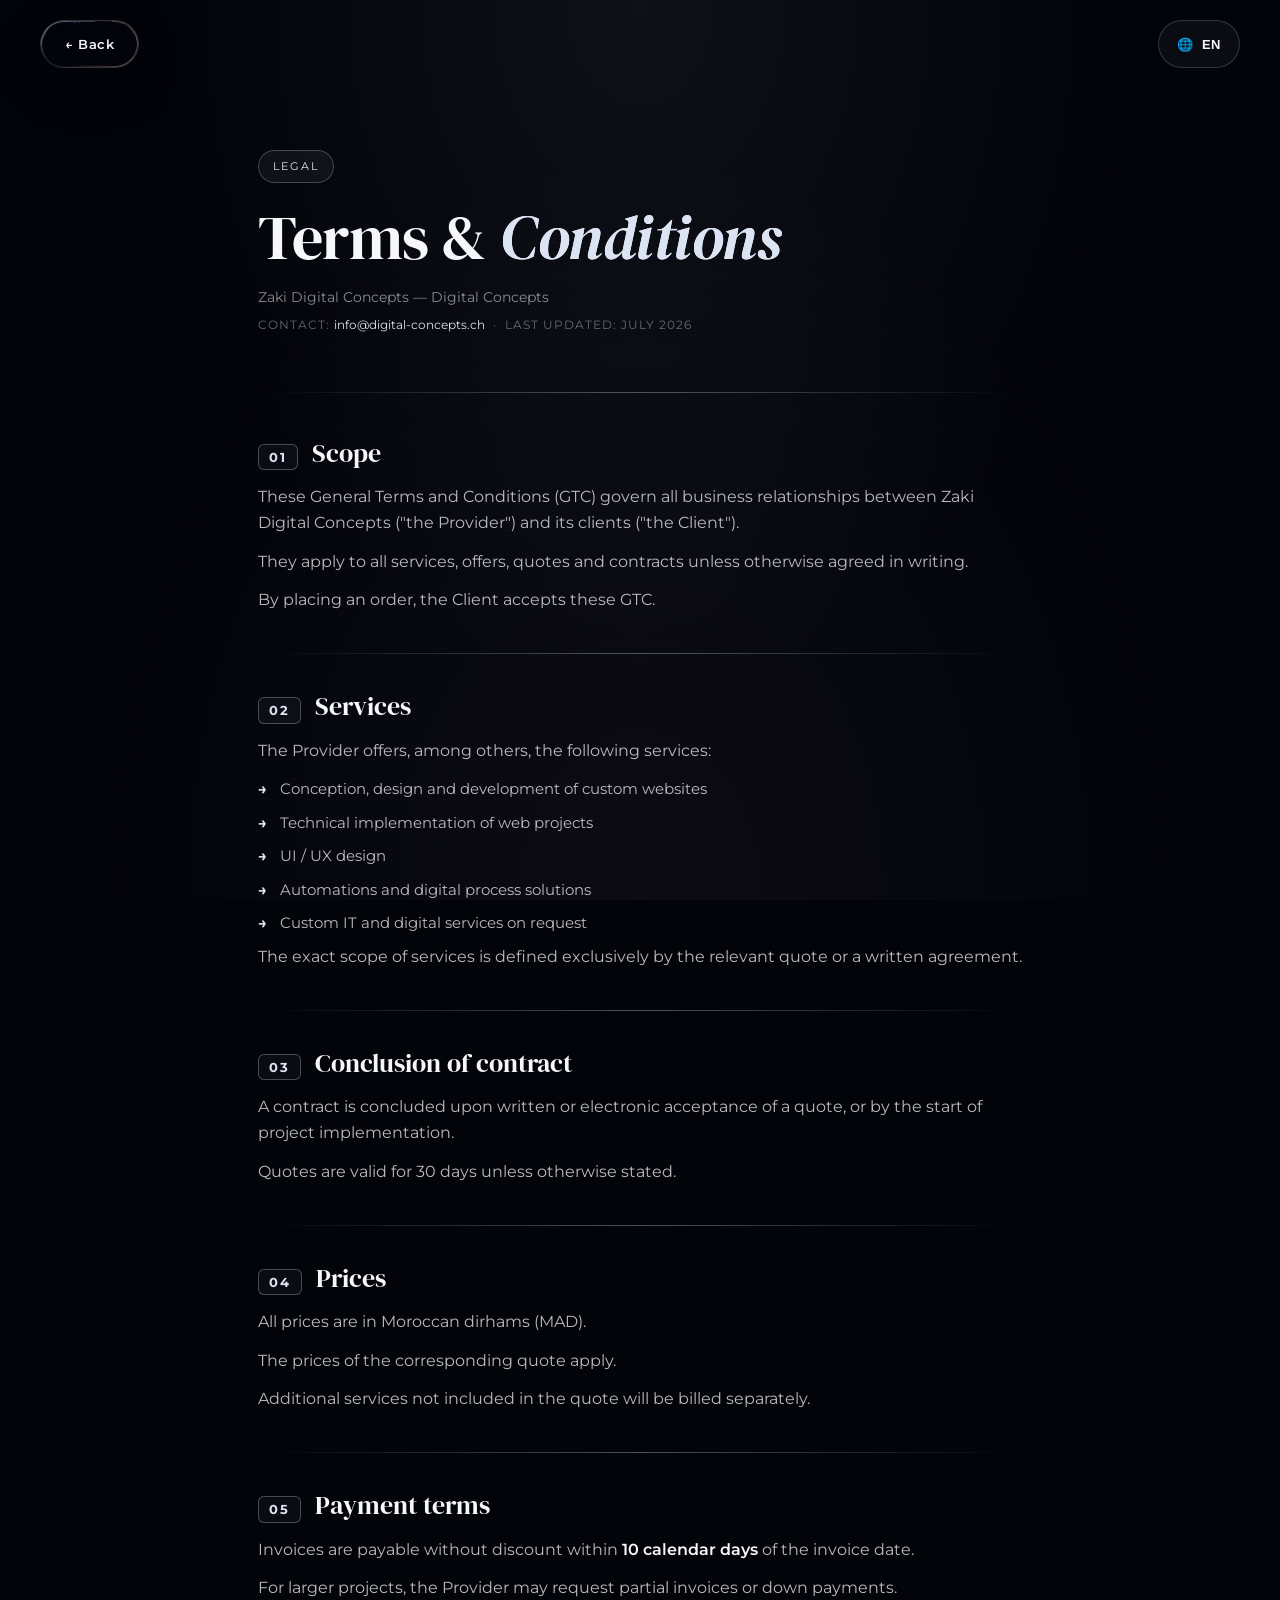
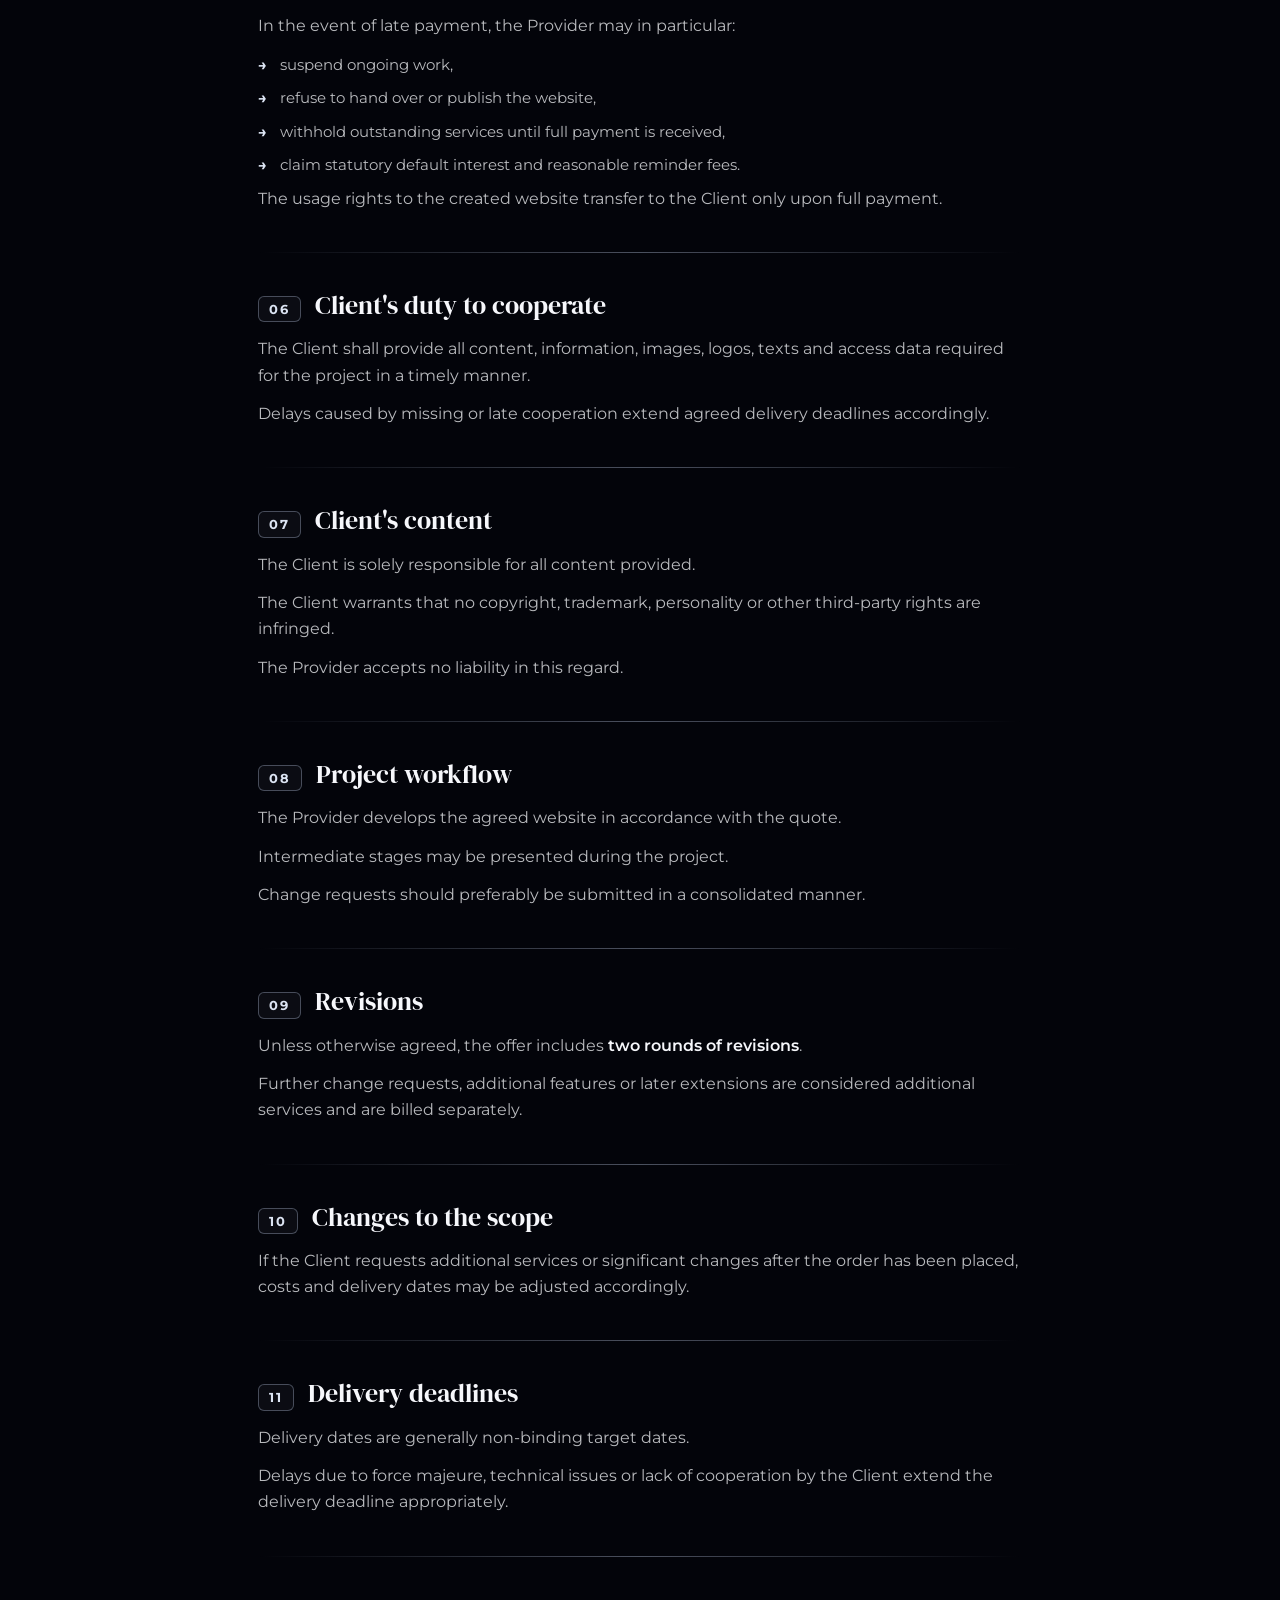
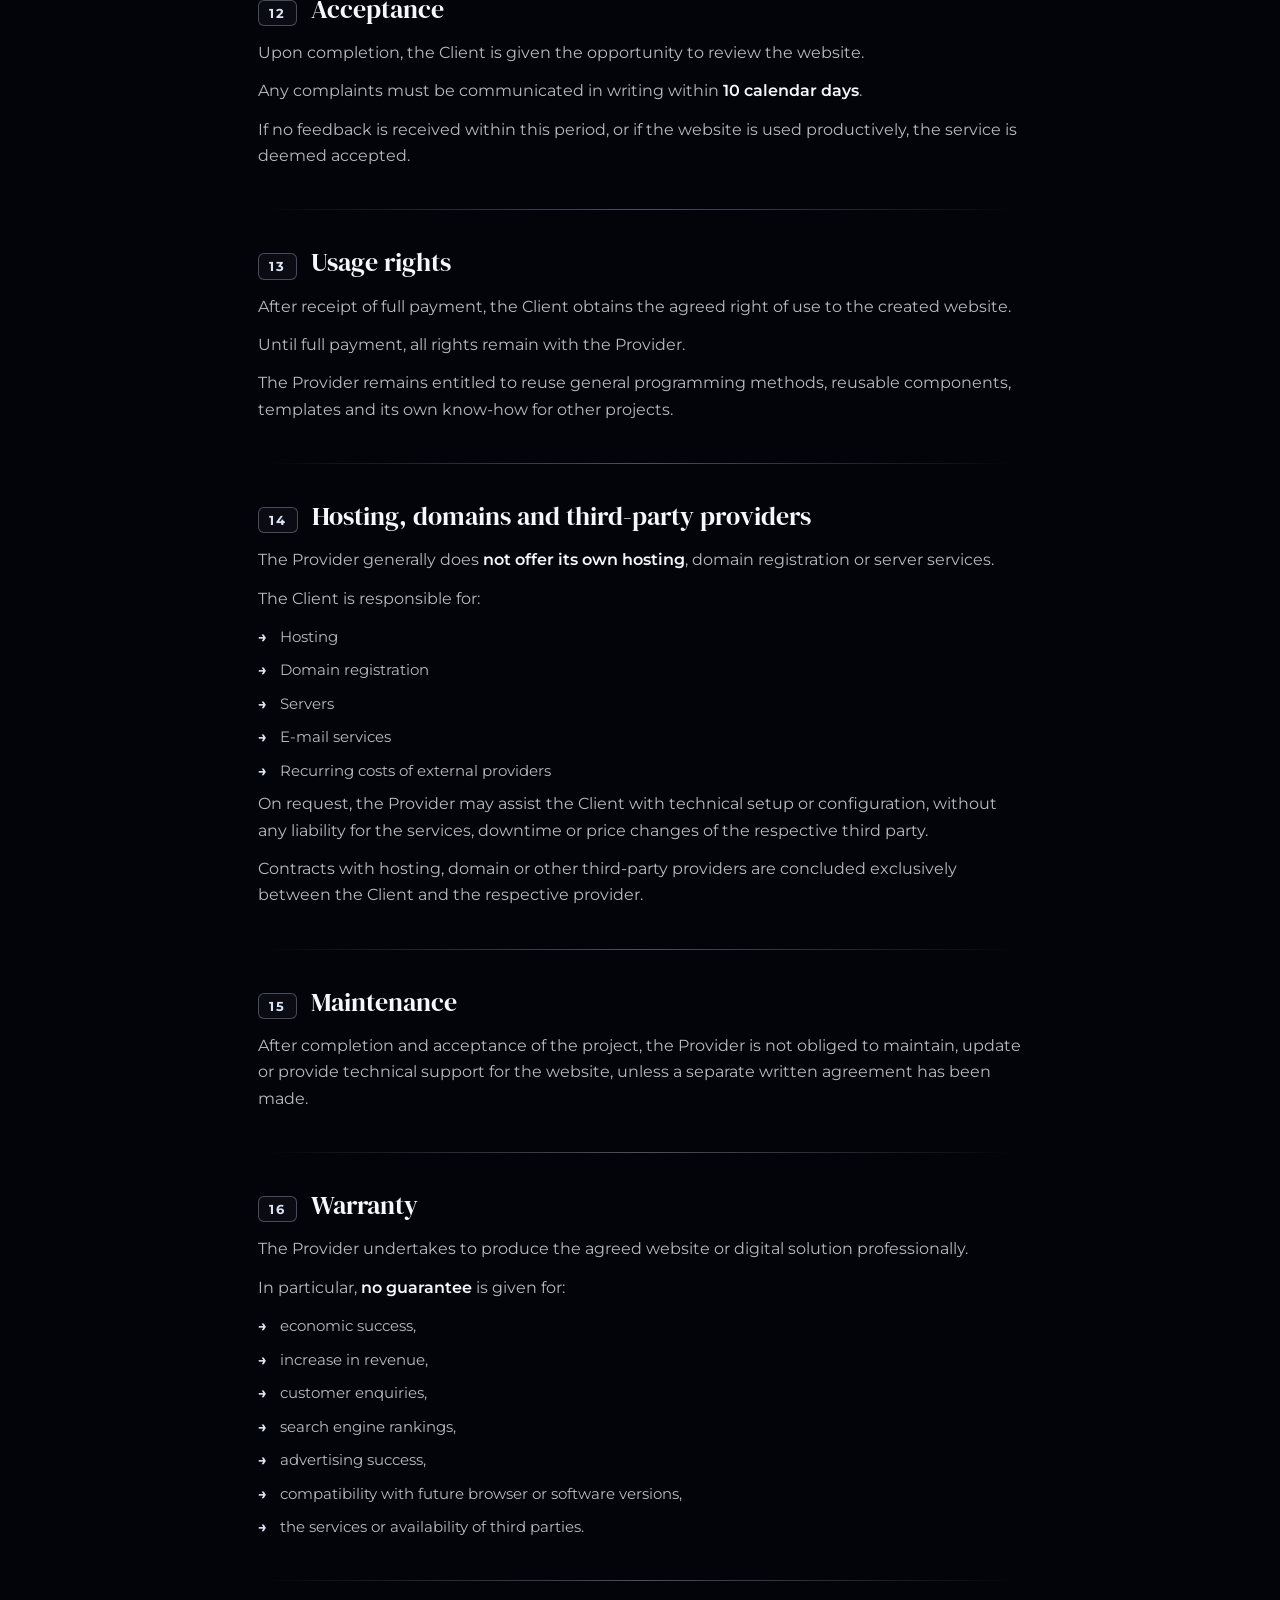
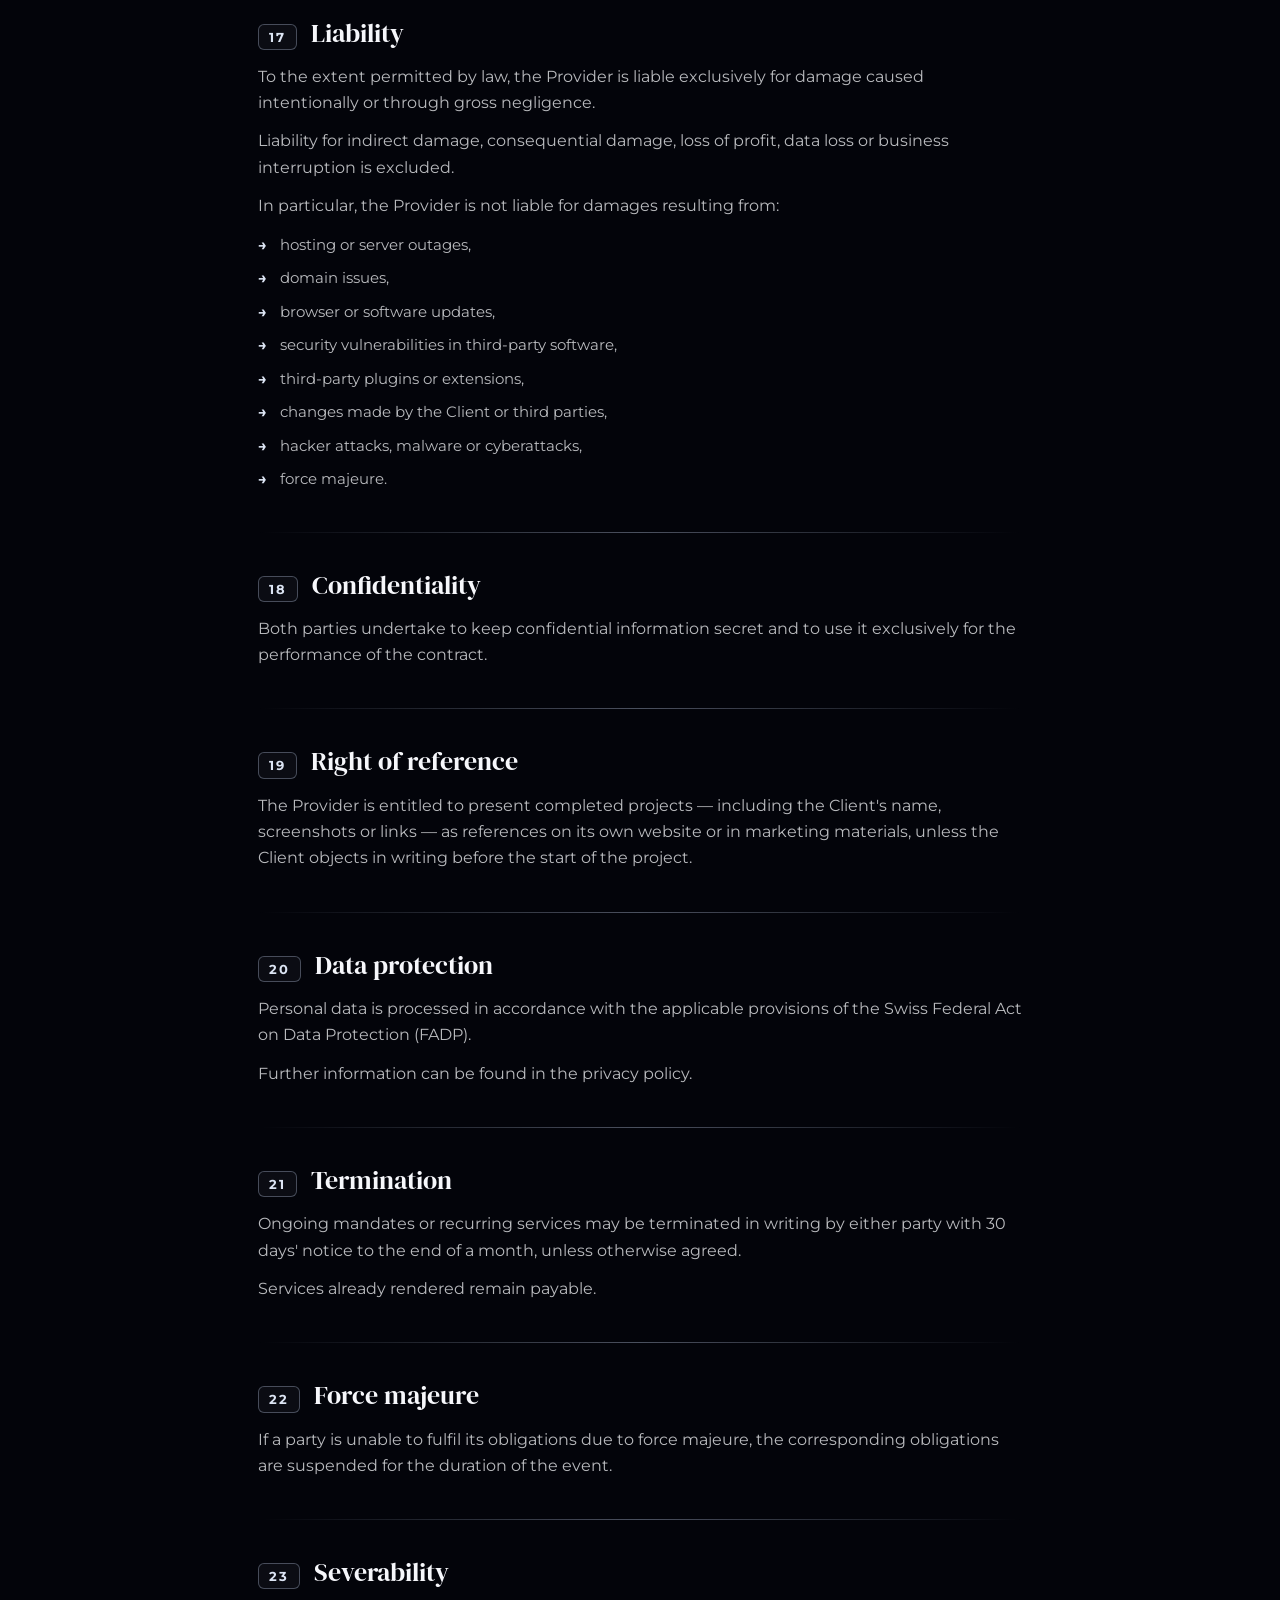
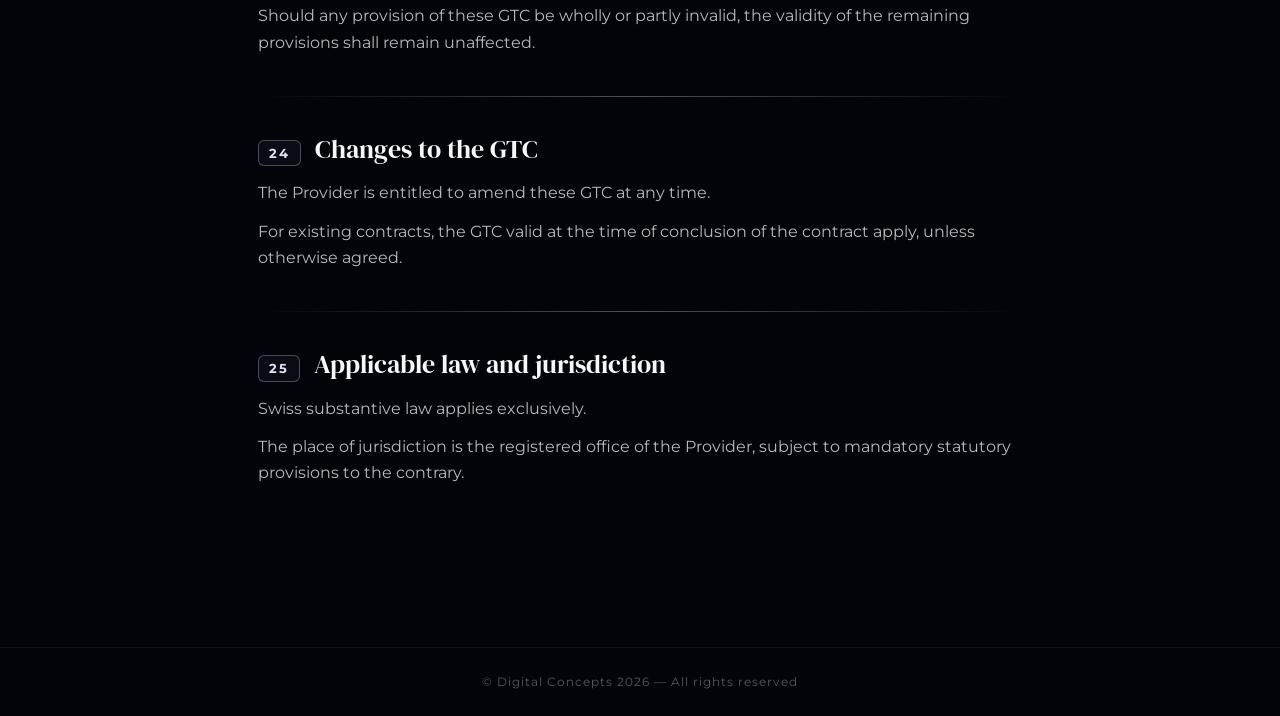
<file: droit.html>
<!DOCTYPE html>
<html lang="de">
<head>
<script>(function(){try{var l=localStorage.getItem('lang')||(navigator.language||'en').slice(0,2);if(l==='ar'){document.documentElement.lang='ar';document.documentElement.dir='rtl';}}catch(e){}})();</script>
<meta charset="UTF-8">
<meta name="viewport" content="width=device-width, initial-scale=1.0">
<title>AGB — Allgemeine Geschäftsbedingungen | Digital Concepts</title>
<meta name="description" content="Allgemeine Geschäftsbedingungen (AGB) von Zaki Digital Concepts – Bedingungen für die Erbringung digitaler Dienstleistungen, Webentwicklung und individuelle IT-Lösungen.">
<meta name="robots" content="index,follow">
<link rel="canonical" href="./droit.html">
<meta property="og:title" content="AGB — Digital Concepts">
<meta property="og:description" content="Allgemeine Geschäftsbedingungen von Zaki Digital Concepts.">
<meta property="og:type" content="website">
<meta name="twitter:card" content="summary">
<link rel="preconnect" href="https://fonts.googleapis.com">
<link rel="preconnect" href="https://fonts.gstatic.com" crossorigin>
<link href="https://fonts.googleapis.com/css2?family=Montserrat:wght@400;500;600;700;800;900&family=DM+Serif+Display:ital@0;1&display=swap" rel="stylesheet">
<style>
  *, *::before, *::after { box-sizing: border-box; margin: 0; padding: 0; }
  :root { --navy:#03040a; --electric:#dce4f3; --white:#f6f7fb; --accent:#b6bfce; }

  html { scroll-behavior: smooth; }
  body {
    font-family:'Montserrat', sans-serif;
    background:var(--navy);
    color:var(--white);
    min-height:100vh;
    overflow-x:hidden;
    line-height:1.7;
    position:relative;
  }

  /* Ambient background layers reprised from main site */
  .bg-vignette { position:fixed; inset:0; z-index:0; pointer-events:none;
    background: radial-gradient(ellipse at 50% 0%, rgba(210,225,255,.06), transparent 55%),
                radial-gradient(ellipse at 50% 100%, rgba(197,163,239,.05), transparent 60%),
                var(--navy);
  }
  .bg-scanlines { position:fixed; inset:0; z-index:1; pointer-events:none;
    background: repeating-linear-gradient(0deg,transparent,transparent 2px,rgba(0,0,0,.025) 2px,rgba(0,0,0,.025) 4px);
  }

  /* Navbar (identique en style au site) */
  #navbar { position:fixed; inset:0 0 auto 0; z-index:1000; padding:20px 40px; transition:transform .45s cubic-bezier(.4,0,.2,1); }
  #navbar.nav-hidden { transform:translateY(-100%); }
  #navbar nav { display:flex; align-items:center; max-width:1200px; margin:0 auto; gap:14px; }
  .nav-pill {
    display:flex; align-items:center; height:48px; padding:0 24px;
    border-radius:999px; background:rgba(14,14,23,0.8); border:1px solid rgba(210,225,255,0.2);
    backdrop-filter:blur(16px); -webkit-backdrop-filter:blur(16px);
    text-decoration:none; color:var(--white); font-weight:600; font-size:13px; letter-spacing:.5px;
    transition:border-color .2s, color .2s;
  }
  .nav-pill:hover { border-color:rgba(210,225,255,0.55); color:var(--electric); }
  .nav-spacer { flex:1; }

  /* Language switcher – même style que le site principal */
  #langSwitcher { position:relative; }
  #langTrigger {
    display:flex; align-items:center; gap:8px; height:48px; padding:0 18px;
    border-radius:999px; background:rgba(14,14,23,0.8); border:1px solid rgba(210,225,255,0.2);
    backdrop-filter:blur(16px); color:var(--white); font-weight:600; font-size:13px; letter-spacing:.5px;
    cursor:pointer; transition:border-color .2s;
  }
  #langTrigger:hover { border-color:rgba(210,225,255,0.55); }
  #langMenu {
    position:absolute; top:calc(100% + 8px); right:0;
    background:rgba(14,14,23,.96); border:1px solid rgba(210,225,255,.2);
    border-radius:14px; padding:6px; min-width:180px; list-style:none;
    backdrop-filter:blur(16px);
    opacity:0; pointer-events:none; transform:translateY(-6px); transition:.2s;
  }
  #langSwitcher.open #langMenu { opacity:1; pointer-events:auto; transform:translateY(0); }
  #langMenu button {
    width:100%; display:flex; align-items:center; justify-content:space-between;
    padding:10px 12px; background:transparent; border:0; color:var(--white);
    font:inherit; font-size:13px; text-align:left; cursor:pointer; border-radius:10px;
  }
  #langMenu button:hover { background:rgba(210,225,255,.08); }
  #langMenu button.active { color:var(--electric); }
  #langMenu .check { opacity:0; }
  #langMenu button.active .check { opacity:1; }

  /* Content */
  main {
    position:relative; z-index:5;
    max-width:820px; margin:0 auto; padding:150px 28px 120px;
  }
  .page-tag {
    display:inline-block; padding:6px 14px; border-radius:999px;
    border:1px solid rgba(210,225,255,.25); background:rgba(210,225,255,.05);
    font-size:11px; letter-spacing:2px; text-transform:uppercase; color:var(--electric);
    margin-bottom:22px;
    animation: fadeUp .8s ease both;
  }
  h1.page-title {
    font-family:'DM Serif Display', serif;
    font-weight:400; font-size:clamp(38px, 6vw, 62px);
    line-height:1.08; letter-spacing:-.5px; margin-bottom:14px;
    animation: fadeUp .9s .05s ease both;
  }
  h1.page-title em { font-style:italic; color:var(--electric); }
  .page-sub {
    font-size:14px; color:rgba(245,247,250,.55); margin-bottom:6px;
    animation: fadeUp .9s .1s ease both;
  }
  .page-meta {
    font-size:12px; color:rgba(245,247,250,.4); letter-spacing:1px; text-transform:uppercase;
    margin-bottom:56px;
    animation: fadeUp .9s .15s ease both;
  }
  .page-meta a { color:var(--electric); text-decoration:none; letter-spacing:0; text-transform:none; }
  .page-meta a:hover { text-decoration:underline; }

  .divider {
    height:1px; background:linear-gradient(90deg, transparent, rgba(210,225,255,.35), transparent);
    margin:44px 0;
  }

  article section { margin-bottom:40px; animation: fadeUp .7s ease both; }
  article h2 {
    font-family:'DM Serif Display', serif;
    font-weight:400; font-size:26px; line-height:1.25;
    color:var(--white); margin-bottom:14px;
    display:flex; align-items:baseline; gap:14px;
  }
  article h2 .num {
    font-family:'Montserrat', sans-serif; font-size:13px; font-weight:700;
    color:var(--electric); letter-spacing:2px;
    padding:4px 10px; border:1px solid rgba(210,225,255,.3); border-radius:6px;
    background:rgba(210,225,255,.04);
  }
  article p { color:rgba(245,247,250,.75); font-size:15.5px; margin-bottom:12px; }
  article ul { list-style:none; padding-left:0; margin:12px 0 4px; }
  article ul li {
    position:relative; padding-left:22px; margin-bottom:8px;
    color:rgba(245,247,250,.75); font-size:15px;
  }
  article ul li::before {
    content:"→"; position:absolute; left:0; color:var(--electric); font-weight:700;
  }
  article em, article strong { color:var(--white); font-weight:600; font-style:normal; }

  /* Back to top */
  #toTop {
    position:fixed; right:24px; bottom:24px; z-index:1500;
    width:52px; height:52px; border-radius:50%;
    background:rgba(14,14,23,.85); border:1px solid rgba(210,225,255,.35);
    color:var(--electric); font-size:20px; cursor:pointer;
    backdrop-filter:blur(12px);
    opacity:0; pointer-events:none; transform:translateY(10px);
    transition:.35s cubic-bezier(.4,0,.2,1);
    box-shadow:0 4px 24px rgba(210,225,255,.1);
  }
  #toTop.show { opacity:1; pointer-events:auto; transform:translateY(0); }
  #toTop:hover { border-color:var(--electric); box-shadow:0 0 24px rgba(210,225,255,.35); }

  footer {
    position:relative; z-index:20; background:#03040a; text-align:center;
    padding:24px; font-size:12px; color:rgba(245,247,250,0.35); letter-spacing:1px;
    border-top:1px solid rgba(210,225,255,0.06);
  }
  footer a { color:inherit; text-decoration:none; transition:color .2s; }
  footer a:hover { color:var(--electric); }

  @keyframes fadeUp { from { opacity:0; transform:translateY(14px); } to { opacity:1; transform:none; } }

  @media (max-width:640px) {
    #navbar { padding:14px 16px; }
    .nav-pill, #langTrigger { height:42px; padding:0 16px; font-size:12px; }
    main { padding:130px 20px 90px; }
    article h2 { font-size:22px; gap:10px; }
    article h2 .num { font-size:11px; padding:3px 8px; }
  }
</style>
 <link rel="icon" href="favicon.ico" sizes="any"><link rel="apple-touch-icon" href="apple-touch-icon.png"><link rel="stylesheet" href="identity.css?v=3">
<link rel="stylesheet" href="arabic.css?v=3">
</head>
<body>

<div class="bg-vignette"></div>
<div class="bg-scanlines"></div>

<header id="navbar">
  <nav>
    <a href="index.html" class="nav-pill" data-i18n="nav.back">← Zurück</a>
    <div class="nav-spacer"></div>
    <div id="langSwitcher">
      <button id="langTrigger" type="button" aria-haspopup="listbox" aria-expanded="false" data-i18n-attr-aria-label="langSwitcher.label">
        <span>🌐</span><span id="langCurrent">DE</span>
      </button>
      <ul id="langMenu" role="listbox"></ul>
    </div>
  </nav>
</header>

<main>
  <div class="page-tag" data-i18n="page.tag">Rechtliches</div>
  <h1 class="page-title" data-i18n-html="page.titleHtml">Allgemeine <em>Geschäftsbedingungen</em></h1>
  <p class="page-sub" data-i18n="page.brand">Zaki Digital Concepts — Digital Concepts</p>
  <p class="page-meta">
    <span data-i18n="page.contact">Kontakt</span>:
    <a href="mailto:info@digital-concepts.ch">info@digital-concepts.ch</a>
    &nbsp;·&nbsp;
    <span data-i18n="page.updated">Stand</span>: <span data-i18n="page.date">Juli 2026</span>
  </p>

  <div class="divider"></div>

  <article id="agb"><!-- rendered dynamically per language --></article>
</main>

<button id="toTop" aria-label="Back to top" title="Back to top">↑</button>

<footer>
  <a href="index.html">© Digital Concepts 2026 — <span data-i18n="footer.rights">Alle Rechte vorbehalten</span></a>
</footer>

<script>
/* ============================================================
   i18n system — même clé de stockage ("lang") que le site principal.
   La langue est partagée automatiquement avec index.html.
   ============================================================ */
const LANGS = [{"code":"ar","label":"العربية","flag":""},
  { code:"fr", label:"Français", flag:"🇫🇷" },
  { code:"en", label:"English",  flag:"🇬🇧" },
  { code:"de", label:"Deutsch",  flag:"🇩🇪" },
  { code:"es", label:"Español",  flag:"🇪🇸" },
  { code:"it", label:"Italiano", flag:"🇮🇹" },
];
const AVAILABLE = LANGS.map(l => l.code);

function detectLang() {
  const saved = localStorage.getItem("lang");
  if (saved && AVAILABLE.includes(saved)) return saved;
  const nav = (navigator.language || "en").slice(0,2).toLowerCase();
  return AVAILABLE.includes(nav) ? nav : "en";
}

/* Sections de l'AGB — chaque entrée = { h: titre, b: [paragraphes | {list:[...]}]} */
const AGB = {ar:{"meta":{"title":"الشروط العامة | Digital Concepts","description":"الشروط العامة لخدمات Zaki Digital Concepts الرقمية وتطوير المواقع والحلول التقنية حسب الطلب."},"sections":[{"h":"نطاق التطبيق","b":["تنظّم هذه الشروط العامة جميع العلاقات التجارية بين Zaki Digital Concepts (ويُشار إليه فيما يلي بـ «مقدّم الخدمة») وعملائه (ويُشار إليهم بـ «العميل»).","تسري على جميع الخدمات والعروض وعروض الأسعار والعقود، ما لم يُتفق كتابيًا على خلاف ذلك.","يُعدّ تقديم الطلب قبولًا من العميل لهذه الشروط العامة."]},{"h":"الخدمات","b":["يقدّم مقدّم الخدمة، على وجه الخصوص، الخدمات التالية:",{"list":["تخطيط المواقع الإلكترونية وتصميمها وتطويرها حسب الطلب","التنفيذ التقني لمشاريع الويب","تصميم واجهة المستخدم وتجربة الاستخدام","الأتمتة وحلول العمليات الرقمية","خدمات تقنية ورقمية مخصّصة حسب الاتفاق"]},"يُحدّد نطاق الخدمات حصريًا في عرض السعر أو في اتفاق مكتوب."]},{"h":"إبرام العقد","b":["يُبرم العقد بقبول عرض السعر كتابيًا أو إلكترونيًا، أو بالبدء في تنفيذ المشروع.","تسري عروض الأسعار لمدة 30 يومًا، ما لم يُذكر خلاف ذلك."]},{"h":"الأسعار","b":["جميع الأسعار بالدرهم المغربي (MAD).","تُعتمد الأسعار الواردة في عرض السعر المعني.","تُفوتر الخدمات الإضافية غير المشمولة بعرض السعر بصورة مستقلة."]},{"h":"شروط الدفع","b":["تُسدّد الفواتير دون خصم خلال <strong>10 أيام تقويمية</strong> من تاريخ إصدارها.","يجوز لمقدّم الخدمة طلب دفعات مقدّمة أو إصدار فواتير مرحلية للمشاريع الكبيرة.","في حال التأخّر في الدفع، يجوز لمقدّم الخدمة، على وجه الخصوص:",{"list":["تعليق الأعمال الجارية،","رفض تسليم الموقع أو نشره،","حجب الخدمات المستحقّة إلى حين السداد الكامل،","المطالبة بفوائد التأخير القانونية ورسوم تذكير معقولة."]},"لا تنتقل حقوق استخدام الموقع إلى العميل إلا بعد السداد الكامل."]},{"h":"التزامات العميل بالتعاون","b":["يقدّم العميل في الوقت المناسب جميع المحتويات والمعلومات والصور والشعارات والنصوص وبيانات الوصول اللازمة للمشروع.","يمدّد أي تأخير ناتج عن نقص التعاون المواعيد المتفق عليها بالقدر المقابل."]},{"h":"المحتوى الذي يقدّمه العميل","b":["يتحمّل العميل وحده مسؤولية المحتوى الذي يقدّمه.","ويضمن، على وجه الخصوص، ألّا ينتهك هذا المحتوى حقوق المؤلف أو العلامات التجارية أو الحقوق الشخصية أو أي حقوق أخرى للغير.","يُخلي مقدّم الخدمة مسؤوليته في هذا الشأن."]},{"h":"سير المشروع","b":["يطوّر مقدّم الخدمة الموقع المتفق عليه وفق عرض السعر.","يمكن تقديم عروض مرحلية لتقدّم العمل أثناء المشروع.","ينبغي تجميع طلبات التعديل وإرسالها معًا قدر الإمكان."]},{"h":"التعديلات","b":["يتضمّن العرض <strong>جولتين من التعديلات</strong>، ما لم يُتفق على خلاف ذلك.","تُعدّ الطلبات الإضافية والوظائف الجديدة والتوسعات اللاحقة خدمات تكميلية تُفوتر بصورة مستقلة."]},{"h":"تغيير نطاق العمل","b":["إذا طلب العميل، بعد تقديم الطلب، خدمات إضافية أو تغييرات جوهرية، جاز تعديل التكاليف والمواعيد تبعًا لذلك."]},{"h":"مواعيد التسليم","b":["مواعيد التسليم تقديرية وغير ملزمة.","يمدّد التأخير الناتج عن قوة قاهرة أو مشكلة تقنية أو نقص في تعاون العميل موعد التسليم تبعًا لذلك."]},{"h":"الاستلام والقبول","b":["يمكن للعميل مراجعة الموقع بعد إنجازه.","يجب تقديم أي اعتراض كتابيًا خلال <strong>10 أيام تقويمية</strong>.","في حال عدم الرد خلال هذه المهلة، أو البدء في الاستخدام الفعلي، تُعدّ الخدمة مقبولة."]},{"h":"حقوق الاستخدام","b":["بعد السداد الكامل، يحصل العميل على حق الاستخدام المتفق عليه للموقع المنجز.","تبقى جميع الحقوق مملوكة لمقدّم الخدمة إلى حين السداد الكامل.","يحتفظ مقدّم الخدمة بحق إعادة استخدام أساليب البرمجة العامة والمكوّنات القابلة لإعادة الاستخدام والقوالب وخبراته الخاصة في مشاريع أخرى."]},{"h":"الاستضافة والنطاقات ومقدّمو الخدمات الخارجيون","b":["من حيث المبدأ، <strong>لا يقدّم مقدّم الخدمة استضافة خاصة به</strong> ولا تسجيل نطاقات ولا خدمات خوادم.","يتحمّل العميل بنفسه مسؤولية:",{"list":["الاستضافة","تسجيل النطاق","الخوادم","خدمات البريد الإلكتروني","التكاليف المتكرّرة لمقدّمي الخدمات الخارجيين"]},"يمكن لمقدّم الخدمة، عند الطلب، مساعدة العميل في الإعداد التقني دون تحمّل مسؤولية خدمات الطرف الخارجي أو أعطاله أو تغيّر أسعاره.","تُبرم عقود الاستضافة والنطاقات وغيرها من الخدمات حصريًا بين العميل ومقدّم الخدمة الخارجي المعني."]},{"h":"الصيانة","b":["بعد إتمام المشروع وقبوله، لا يلتزم مقدّم الخدمة بصيانة الموقع أو تحديثه أو متابعته تقنيًا، إلا بموجب اتفاق مكتوب مستقل."]},{"h":"الضمان","b":["يلتزم مقدّم الخدمة بتنفيذ الموقع أو الحل الرقمي المتفق عليه وفق الأصول المهنية.","لا يُقدّم، على وجه الخصوص، <strong>أي ضمان</strong> بشأن:",{"list":["النجاح الاقتصادي،","زيادة الإيرادات،","استفسارات العملاء،","الترتيب في محركات البحث،","أداء الإعلانات،","التوافق مع الإصدارات المستقبلية للمتصفّحات أو البرامج،","خدمات الأطراف الخارجية أو توافرها."]}]},{"h":"المسؤولية","b":["في الحدود التي يسمح بها القانون، لا يتحمّل مقدّم الخدمة المسؤولية إلا عن الأضرار الناجمة عن القصد أو الإهمال الجسيم.","تُستبعد المسؤولية عن الأضرار غير المباشرة أو التبعية أو فوات الربح أو فقدان البيانات أو توقّف النشاط.","لا يتحمّل مقدّم الخدمة، على وجه الخصوص، مسؤولية الأضرار الناجمة عن:",{"list":["أعطال الاستضافة أو الخوادم،","مشكلات النطاقات،","تحديثات المتصفّحات أو البرامج،","ثغرات أمنية في برامج الأطراف الخارجية،","إضافات أو ملحقات خارجية،","تعديلات يجريها العميل أو الغير،","هجمات إلكترونية أو برمجيات خبيثة،","القوة القاهرة."]}]},{"h":"السرّية","b":["يلتزم الطرفان بالحفاظ على سرّية المعلومات الحسّاسة واستخدامها فقط لتنفيذ العقد."]},{"h":"عرض المشاريع ضمن الأعمال السابقة","b":["يجوز لمقدّم الخدمة عرض المشاريع المنجزة مع ذكر اسم العميل وإرفاق لقطات شاشة أو روابط، بوصفها نماذج أعمال على موقعه أو في مواده التسويقية، ما لم يعترض العميل كتابيًا قبل بدء المشروع."]},{"h":"حماية البيانات","b":["تُعالج البيانات الشخصية وفق الأحكام المعمول بها في القانون الفدرالي السويسري لحماية البيانات.","ترد معلومات إضافية في بيان حماية البيانات."]},{"h":"إنهاء التعاقد","b":["يجوز لأيّ من الطرفين إنهاء التكليفات المستمرة أو الخدمات المتكرّرة كتابيًا، مع إشعار مسبق مدته 30 يومًا ليصبح الإنهاء نافذًا في نهاية الشهر، ما لم يُتفق على خلاف ذلك.","تبقى مبالغ الخدمات المقدّمة بالفعل مستحقّة."]},{"h":"القوة القاهرة","b":["إذا حالت قوة قاهرة دون تنفيذ أحد الطرفين لالتزاماته، تُعلّق الالتزامات المعنية طوال مدة الحدث."]},{"h":"قابلية فصل الأحكام","b":["إذا تبيّن بطلان أحد أحكام هذه الشروط كليًا أو جزئيًا، فلا يؤثّر ذلك في صلاحية الأحكام الأخرى."]},{"h":"تعديل الشروط العامة","b":["يحتفظ مقدّم الخدمة بحق تعديل هذه الشروط في أي وقت.","تبقى العقود القائمة خاضعة للشروط السارية وقت إبرامها، ما لم يُتفق على خلاف ذلك."]},{"h":"القانون الواجب التطبيق والاختصاص القضائي","b":["يُطبّق حصريًا القانون الموضوعي السويسري.","يكون الاختصاص القضائي في مقرّ مقدّم الخدمة، مع مراعاة أي أحكام قانونية آمرة تقضي بخلاف ذلك."]}]},
  de: {
    meta: { title:"AGB — Allgemeine Geschäftsbedingungen | Digital Concepts",
      description:"Allgemeine Geschäftsbedingungen (AGB) von Zaki Digital Concepts – Bedingungen für die Erbringung digitaler Dienstleistungen." },
    sections: [
      { h:"Geltungsbereich", b:[
        "Diese Allgemeinen Geschäftsbedingungen (AGB) regeln sämtliche Geschäftsbeziehungen zwischen Zaki Digital Concepts (nachfolgend «Anbieter») und seinen Kunden (nachfolgend «Kunde»).",
        "Sie gelten für sämtliche Dienstleistungen, Angebote, Offerten und Verträge, sofern keine abweichende schriftliche Vereinbarung getroffen wurde.",
        "Mit der Auftragserteilung erklärt sich der Kunde mit diesen AGB einverstanden."
      ]},
      { h:"Dienstleistungen", b:[
        "Der Anbieter erbringt insbesondere folgende Dienstleistungen:",
        { list:[
          "Konzeption, Gestaltung und Entwicklung individueller Webseiten",
          "Technische Umsetzung von Webprojekten",
          "UI-/UX-Design",
          "Automatisierungen und digitale Prozesslösungen",
          "Individuelle IT- und Digitaldienstleistungen nach Vereinbarung"
        ]},
        "Der genaue Leistungsumfang ergibt sich ausschliesslich aus der jeweiligen Offerte oder einer schriftlichen Vereinbarung."
      ]},
      { h:"Vertragsabschluss", b:[
        "Ein Vertrag kommt durch die schriftliche oder elektronische Annahme einer Offerte oder durch den Beginn der Projektumsetzung zustande.",
        "Offerten sind 30 Tage gültig, sofern nichts anderes vereinbart wurde."
      ]},
      { h:"Preise", b:[
        "Alle Preise verstehen sich in marokkanischen Dirham (MAD).",
        "Massgebend sind die Preise der jeweiligen Offerte.",
        "Zusätzliche Leistungen, welche nicht Bestandteil der Offerte sind, werden separat verrechnet."
      ]},
      { h:"Zahlungsbedingungen", b:[
        "Rechnungen sind innerhalb von <strong>10 Kalendertagen</strong> ab Rechnungsdatum ohne Abzug zahlbar.",
        "Der Anbieter ist berechtigt, bei grösseren Projekten Teilrechnungen oder Anzahlungen zu verlangen.",
        "Bei Zahlungsverzug kann der Anbieter insbesondere:",
        { list:[
          "laufende Arbeiten unterbrechen,",
          "die Übergabe oder Veröffentlichung der Webseite verweigern,",
          "offene Leistungen bis zum vollständigen Zahlungseingang zurückhalten,",
          "gesetzliche Verzugszinsen sowie angemessene Mahngebühren geltend machen."
        ]},
        "Die Nutzungsrechte an der erstellten Website gehen erst nach vollständiger Bezahlung auf den Kunden über."
      ]},
      { h:"Mitwirkungspflichten des Kunden", b:[
        "Der Kunde stellt sämtliche für das Projekt erforderlichen Inhalte, Informationen, Bilder, Logos, Texte sowie Zugangsdaten rechtzeitig zur Verfügung.",
        "Verzögerungen aufgrund fehlender oder verspäteter Mitwirkung verlängern vereinbarte Lieferfristen entsprechend."
      ]},
      { h:"Inhalte des Kunden", b:[
        "Der Kunde ist allein verantwortlich für sämtliche bereitgestellten Inhalte.",
        "Er gewährleistet insbesondere, dass keine Urheber-, Marken-, Persönlichkeits- oder sonstigen Rechte Dritter verletzt werden.",
        "Der Anbieter übernimmt hierfür keinerlei Haftung."
      ]},
      { h:"Projektablauf", b:[
        "Der Anbieter entwickelt die vereinbarte Website gemäss Offerte.",
        "Während des Projekts können Zwischenstände präsentiert werden.",
        "Änderungswünsche sind möglichst gesammelt mitzuteilen."
      ]},
      { h:"Korrekturen", b:[
        "Sofern nichts anderes vereinbart wurde, umfasst das Angebot <strong>zwei Korrekturrunden</strong>.",
        "Weitere Änderungswünsche, zusätzliche Funktionen oder nachträgliche Erweiterungen gelten als Zusatzleistungen und werden separat verrechnet."
      ]},
      { h:"Änderungen des Leistungsumfangs", b:[
        "Wünscht der Kunde nach Auftragserteilung zusätzliche Leistungen oder wesentliche Änderungen, können sich Kosten und Liefertermine entsprechend anpassen."
      ]},
      { h:"Lieferfristen", b:[
        "Liefertermine gelten grundsätzlich als unverbindliche Richtwerte.",
        "Verzögerungen aufgrund höherer Gewalt, technischer Probleme oder fehlender Mitwirkung des Kunden verlängern die Lieferfrist angemessen."
      ]},
      { h:"Abnahme", b:[
        "Nach Fertigstellung erhält der Kunde Gelegenheit, die Website zu prüfen.",
        "Beanstandungen sind innerhalb von <strong>10 Kalendertagen</strong> schriftlich mitzuteilen.",
        "Erfolgt innerhalb dieser Frist keine Rückmeldung oder wird die Website produktiv genutzt, gilt die Leistung als abgenommen."
      ]},
      { h:"Nutzungsrechte", b:[
        "Nach vollständigem Zahlungseingang erhält der Kunde das vereinbarte Nutzungsrecht an der erstellten Website.",
        "Bis zur vollständigen Bezahlung verbleiben sämtliche Rechte beim Anbieter.",
        "Der Anbieter bleibt berechtigt, allgemeine Programmiermethoden, wiederverwendbare Komponenten, Vorlagen und eigenes Know-how auch für andere Projekte zu verwenden."
      ]},
      { h:"Hosting, Domains und Drittanbieter", b:[
        "Der Anbieter bietet grundsätzlich <strong>kein eigenes Hosting</strong>, keine Domainregistrierung und keine Serverdienstleistungen an.",
        "Der Kunde ist selbst verantwortlich für:",
        { list:["Hosting","Domainregistrierung","Server","E-Mail-Dienste","laufende Kosten externer Anbieter"]},
        "Auf Wunsch unterstützt der Anbieter den Kunden bei der technischen Einrichtung oder Konfiguration. Diese Unterstützung erfolgt ohne Haftung für Leistungen, Ausfälle oder Preisänderungen des jeweiligen Drittanbieters.",
        "Verträge mit Hosting-, Domain- oder sonstigen Drittanbietern werden ausschliesslich zwischen dem Kunden und dem jeweiligen Anbieter abgeschlossen."
      ]},
      { h:"Wartung", b:[
        "Nach Abschluss und Abnahme des Projekts besteht keine Verpflichtung des Anbieters zur Wartung, Aktualisierung oder technischen Betreuung der Website, sofern keine separate schriftliche Vereinbarung getroffen wurde."
      ]},
      { h:"Gewährleistung", b:[
        "Der Anbieter verpflichtet sich zur fachgerechten Erstellung der vereinbarten Website oder digitalen Lösung.",
        "Es wird insbesondere <strong>keine Garantie</strong> übernommen für:",
        { list:[
          "wirtschaftlichen Erfolg,","Umsatzsteigerungen,","Kundenanfragen,","Suchmaschinenplatzierungen,",
          "Werbeerfolge,","Kompatibilität mit zukünftigen Browser- oder Softwareversionen,","Leistungen oder Verfügbarkeit von Drittanbietern."
        ]}
      ]},
      { h:"Haftung", b:[
        "Soweit gesetzlich zulässig haftet der Anbieter ausschliesslich für vorsätzlich oder grobfahrlässig verursachte Schäden.",
        "Die Haftung für indirekte Schäden, Folgeschäden, entgangenen Gewinn, Datenverluste oder Betriebsunterbrüche wird ausgeschlossen.",
        "Der Anbieter haftet insbesondere nicht für Schäden aufgrund von:",
        { list:[
          "Hosting- oder Serverausfällen,","Domainproblemen,","Browser- oder Softwareupdates,",
          "Sicherheitslücken von Drittsoftware,","Plugins oder Erweiterungen Dritter,",
          "Änderungen durch den Kunden oder Dritte,","Hackerangriffen, Malware oder Cyberangriffen,","höherer Gewalt."
        ]}
      ]},
      { h:"Vertraulichkeit", b:["Beide Parteien verpflichten sich, vertrauliche Informationen geheim zu halten und ausschliesslich zur Vertragsabwicklung zu verwenden."]},
      { h:"Referenzrecht", b:["Der Anbieter ist berechtigt, abgeschlossene Projekte unter Nennung des Firmennamens des Kunden sowie mit Screenshots oder Verlinkungen als Referenz auf der eigenen Website oder in Marketingunterlagen zu präsentieren, sofern der Kunde dem nicht vor Projektbeginn schriftlich widerspricht."]},
      { h:"Datenschutz", b:[
        "Personendaten werden nach den geltenden Bestimmungen des Schweizer Datenschutzgesetzes (DSG) bearbeitet.",
        "Weitere Informationen enthält die Datenschutzerklärung."
      ]},
      { h:"Kündigung", b:[
        "Daueraufträge oder wiederkehrende Dienstleistungen können von beiden Parteien mit einer Frist von 30 Tagen auf Monatsende schriftlich gekündigt werden, sofern nichts anderes vereinbart wurde.",
        "Bereits erbrachte Leistungen bleiben geschuldet."
      ]},
      { h:"Höhere Gewalt", b:["Kann eine Vertragspartei ihre Verpflichtungen aufgrund höherer Gewalt nicht erfüllen, ruhen die entsprechenden Verpflichtungen für die Dauer des Ereignisses."]},
      { h:"Salvatorische Klausel", b:["Sollte eine Bestimmung dieser AGB ganz oder teilweise unwirksam sein, bleibt die Wirksamkeit der übrigen Bestimmungen unberührt."]},
      { h:"Änderungen der AGB", b:[
        "Der Anbieter ist berechtigt, diese AGB jederzeit anzupassen.",
        "Für bestehende Verträge gelten die zum Zeitpunkt des Vertragsabschlusses gültigen AGB, sofern keine anderslautende Vereinbarung getroffen wurde."
      ]},
      { h:"Anwendbares Recht und Gerichtsstand", b:[
        "Es gilt ausschliesslich materielles Schweizer Recht.",
        "Gerichtsstand ist der Sitz des Anbieters, soweit keine zwingenden gesetzlichen Bestimmungen etwas anderes vorsehen."
      ]}
    ]
  }
};

/* ---- Traductions FR/EN/ES/IT (contenu juridiquement équivalent, adapté à la langue) ---- */
AGB.fr = {
  meta:{ title:"CGV — Conditions Générales | Digital Concepts",
    description:"Conditions générales de vente (CGV) de Zaki Digital Concepts – prestations digitales, développement web et solutions IT sur mesure." },
  sections:[
    { h:"Champ d'application", b:[
      "Les présentes Conditions Générales (CG) régissent l'ensemble des relations d'affaires entre Zaki Digital Concepts (ci-après « le Prestataire ») et ses clients (ci-après « le Client »).",
      "Elles s'appliquent à toutes les prestations, offres, devis et contrats, sauf accord écrit contraire.",
      "En passant commande, le Client accepte les présentes CG."
    ]},
    { h:"Prestations", b:[
      "Le Prestataire fournit notamment les prestations suivantes :",
      { list:[
        "Conception, design et développement de sites web sur mesure",
        "Réalisation technique de projets web",
        "Design UI/UX",
        "Automatisations et solutions de processus numériques",
        "Prestations IT et digitales individuelles sur accord"
      ]},
      "Le périmètre exact des prestations résulte exclusivement du devis ou d'un accord écrit."
    ]},
    { h:"Conclusion du contrat", b:[
      "Le contrat est conclu par l'acceptation écrite ou électronique d'un devis, ou par le début de la mise en œuvre du projet.",
      "Les devis sont valables 30 jours, sauf mention contraire."
    ]},
    { h:"Prix", b:[
      "Tous les prix s'entendent en dirhams marocains (MAD).",
      "Les prix du devis correspondant font foi.",
      "Les prestations supplémentaires non incluses au devis sont facturées séparément."
    ]},
    { h:"Conditions de paiement", b:[
      "Les factures sont payables sans escompte dans les <strong>10 jours calendaires</strong> suivant la date de facturation.",
      "Le Prestataire peut exiger des acomptes ou des factures partielles pour les projets importants.",
      "En cas de retard de paiement, le Prestataire peut notamment :",
      { list:[
        "interrompre les travaux en cours,",
        "refuser la remise ou la publication du site,",
        "retenir les prestations dues jusqu'au règlement complet,",
        "réclamer les intérêts moratoires légaux et des frais de rappel raisonnables."
      ]},
      "Les droits d'usage du site créé ne sont transférés au Client qu'après paiement intégral."
    ]},
    { h:"Obligations de collaboration du Client", b:[
      "Le Client fournit en temps utile l'ensemble des contenus, informations, images, logos, textes et accès nécessaires au projet.",
      "Tout retard imputable à un manque de collaboration prolonge d'autant les délais convenus."
    ]},
    { h:"Contenus fournis par le Client", b:[
      "Le Client est seul responsable des contenus qu'il fournit.",
      "Il garantit notamment qu'ils ne violent aucun droit d'auteur, droit des marques, droit de la personnalité ou autre droit de tiers.",
      "Le Prestataire décline toute responsabilité à cet égard."
    ]},
    { h:"Déroulement du projet", b:[
      "Le Prestataire développe le site convenu conformément au devis.",
      "Des états d'avancement peuvent être présentés en cours de projet.",
      "Les demandes de modification doivent être communiquées de manière groupée dans la mesure du possible."
    ]},
    { h:"Corrections", b:[
      "Sauf convention contraire, l'offre comprend <strong>deux séries de corrections</strong>.",
      "Toute demande supplémentaire, fonctionnalité additionnelle ou extension ultérieure constitue une prestation complémentaire facturée séparément."
    ]},
    { h:"Modifications du périmètre", b:[
      "Si le Client demande, après commande, des prestations supplémentaires ou des modifications substantielles, les coûts et délais peuvent être ajustés en conséquence."
    ]},
    { h:"Délais de livraison", b:[
      "Les délais de livraison sont donnés à titre indicatif et non contraignant.",
      "Tout retard dû à un cas de force majeure, à un problème technique ou à un défaut de collaboration du Client prolonge le délai en conséquence."
    ]},
    { h:"Réception", b:[
      "Une fois le site finalisé, le Client peut le contrôler.",
      "Toute réclamation doit être communiquée par écrit dans un délai de <strong>10 jours calendaires</strong>.",
      "À défaut de retour dans ce délai ou en cas d'utilisation productive, la prestation est réputée acceptée."
    ]},
    { h:"Droits d'utilisation", b:[
      "Après paiement intégral, le Client obtient le droit d'usage convenu sur le site créé.",
      "Jusqu'au paiement complet, tous les droits demeurent la propriété du Prestataire.",
      "Le Prestataire reste autorisé à réutiliser des méthodes de programmation générales, composants réutilisables, modèles et son propre savoir-faire pour d'autres projets."
    ]},
    { h:"Hébergement, domaines et prestataires tiers", b:[
      "Le Prestataire ne propose en principe <strong>aucun hébergement propre</strong>, aucun enregistrement de domaine ni aucune prestation de serveur.",
      "Le Client est lui-même responsable de :",
      { list:["l'hébergement","l'enregistrement du domaine","les serveurs","les services e-mail","les coûts récurrents des prestataires externes"]},
      "Sur demande, le Prestataire peut assister le Client dans la configuration technique, sans responsabilité quant aux prestations, pannes ou variations tarifaires du prestataire tiers.",
      "Les contrats avec les prestataires d'hébergement, de domaine ou autres sont conclus exclusivement entre le Client et le prestataire concerné."
    ]},
    { h:"Maintenance", b:[
      "Après clôture et réception du projet, le Prestataire n'a aucune obligation de maintenance, de mise à jour ou de suivi technique du site, sauf accord écrit distinct."
    ]},
    { h:"Garantie", b:[
      "Le Prestataire s'engage à réaliser dans les règles de l'art le site ou la solution digitale convenue.",
      "<strong>Aucune garantie</strong> n'est notamment donnée quant à :",
      { list:["le succès économique,","l'augmentation du chiffre d'affaires,","les demandes clients,","le référencement dans les moteurs de recherche,","la performance publicitaire,","la compatibilité avec de futures versions de navigateurs ou de logiciels,","les prestations ou la disponibilité de tiers."]}
    ]},
    { h:"Responsabilité", b:[
      "Dans la mesure permise par la loi, le Prestataire ne répond que des dommages causés intentionnellement ou par négligence grave.",
      "Toute responsabilité pour dommages indirects, consécutifs, perte de gain, perte de données ou interruption d'exploitation est exclue.",
      "Le Prestataire n'est notamment pas responsable des dommages résultant de :",
      { list:["pannes d'hébergement ou de serveur,","problèmes de domaine,","mises à jour de navigateurs ou de logiciels,","failles de sécurité de logiciels tiers,","plugins ou extensions tiers,","modifications par le Client ou des tiers,","attaques informatiques, logiciels malveillants ou cyberattaques,","force majeure."]}
    ]},
    { h:"Confidentialité", b:["Les deux parties s'engagent à garder confidentielles les informations sensibles et à ne les utiliser qu'aux fins de l'exécution du contrat."]},
    { h:"Droit de référence", b:["Le Prestataire est autorisé à présenter les projets réalisés en mentionnant le nom du Client, avec captures d'écran ou liens, à titre de référence sur son propre site ou dans ses supports marketing, sauf opposition écrite du Client avant le début du projet."]},
    { h:"Protection des données", b:[
      "Les données personnelles sont traitées conformément aux dispositions applicables de la Loi fédérale suisse sur la protection des données (LPD).",
      "De plus amples informations figurent dans la déclaration de protection des données."
    ]},
    { h:"Résiliation", b:[
      "Les mandats permanents ou prestations récurrentes peuvent être résiliés par écrit par les deux parties moyennant un préavis de 30 jours pour la fin d'un mois, sauf accord contraire.",
      "Les prestations déjà fournies restent dues."
    ]},
    { h:"Force majeure", b:["Si une partie est empêchée d'exécuter ses obligations par un cas de force majeure, ces obligations sont suspendues pour la durée de l'événement."]},
    { h:"Clause salvatrice", b:["Si une disposition des présentes CG s'avérait totalement ou partiellement invalide, la validité des autres dispositions n'en serait pas affectée."]},
    { h:"Modifications des CG", b:[
      "Le Prestataire se réserve le droit de modifier à tout moment les présentes CG.",
      "Les contrats en cours restent régis par les CG en vigueur à la date de leur conclusion, sauf accord contraire."
    ]},
    { h:"Droit applicable et for", b:[
      "Le droit matériel suisse est exclusivement applicable.",
      "Le for est le siège du Prestataire, sous réserve de dispositions légales impératives contraires."
    ]}
  ]
};

AGB.en = {
  meta:{ title:"Terms & Conditions | Digital Concepts",
    description:"General Terms and Conditions of Zaki Digital Concepts — digital services, web development and custom IT solutions." },
  sections:[
    { h:"Scope", b:[
      "These General Terms and Conditions (GTC) govern all business relationships between Zaki Digital Concepts (\"the Provider\") and its clients (\"the Client\").",
      "They apply to all services, offers, quotes and contracts unless otherwise agreed in writing.",
      "By placing an order, the Client accepts these GTC."
    ]},
    { h:"Services", b:[
      "The Provider offers, among others, the following services:",
      { list:[
        "Conception, design and development of custom websites",
        "Technical implementation of web projects",
        "UI / UX design",
        "Automations and digital process solutions",
        "Custom IT and digital services on request"
      ]},
      "The exact scope of services is defined exclusively by the relevant quote or a written agreement."
    ]},
    { h:"Conclusion of contract", b:[
      "A contract is concluded upon written or electronic acceptance of a quote, or by the start of project implementation.",
      "Quotes are valid for 30 days unless otherwise stated."
    ]},
    { h:"Prices", b:[
      "All prices are in Moroccan dirhams (MAD).",
      "The prices of the corresponding quote apply.",
      "Additional services not included in the quote will be billed separately."
    ]},
    { h:"Payment terms", b:[
      "Invoices are payable without discount within <strong>10 calendar days</strong> of the invoice date.",
      "For larger projects, the Provider may request partial invoices or down payments.",
      "In the event of late payment, the Provider may in particular:",
      { list:[
        "suspend ongoing work,",
        "refuse to hand over or publish the website,",
        "withhold outstanding services until full payment is received,",
        "claim statutory default interest and reasonable reminder fees."
      ]},
      "The usage rights to the created website transfer to the Client only upon full payment."
    ]},
    { h:"Client's duty to cooperate", b:[
      "The Client shall provide all content, information, images, logos, texts and access data required for the project in a timely manner.",
      "Delays caused by missing or late cooperation extend agreed delivery deadlines accordingly."
    ]},
    { h:"Client's content", b:[
      "The Client is solely responsible for all content provided.",
      "The Client warrants that no copyright, trademark, personality or other third-party rights are infringed.",
      "The Provider accepts no liability in this regard."
    ]},
    { h:"Project workflow", b:[
      "The Provider develops the agreed website in accordance with the quote.",
      "Intermediate stages may be presented during the project.",
      "Change requests should preferably be submitted in a consolidated manner."
    ]},
    { h:"Revisions", b:[
      "Unless otherwise agreed, the offer includes <strong>two rounds of revisions</strong>.",
      "Further change requests, additional features or later extensions are considered additional services and are billed separately."
    ]},
    { h:"Changes to the scope", b:[
      "If the Client requests additional services or significant changes after the order has been placed, costs and delivery dates may be adjusted accordingly."
    ]},
    { h:"Delivery deadlines", b:[
      "Delivery dates are generally non-binding target dates.",
      "Delays due to force majeure, technical issues or lack of cooperation by the Client extend the delivery deadline appropriately."
    ]},
    { h:"Acceptance", b:[
      "Upon completion, the Client is given the opportunity to review the website.",
      "Any complaints must be communicated in writing within <strong>10 calendar days</strong>.",
      "If no feedback is received within this period, or if the website is used productively, the service is deemed accepted."
    ]},
    { h:"Usage rights", b:[
      "After receipt of full payment, the Client obtains the agreed right of use to the created website.",
      "Until full payment, all rights remain with the Provider.",
      "The Provider remains entitled to reuse general programming methods, reusable components, templates and its own know-how for other projects."
    ]},
    { h:"Hosting, domains and third-party providers", b:[
      "The Provider generally does <strong>not offer its own hosting</strong>, domain registration or server services.",
      "The Client is responsible for:",
      { list:["Hosting","Domain registration","Servers","E-mail services","Recurring costs of external providers"]},
      "On request, the Provider may assist the Client with technical setup or configuration, without any liability for the services, downtime or price changes of the respective third party.",
      "Contracts with hosting, domain or other third-party providers are concluded exclusively between the Client and the respective provider."
    ]},
    { h:"Maintenance", b:[
      "After completion and acceptance of the project, the Provider is not obliged to maintain, update or provide technical support for the website, unless a separate written agreement has been made."
    ]},
    { h:"Warranty", b:[
      "The Provider undertakes to produce the agreed website or digital solution professionally.",
      "In particular, <strong>no guarantee</strong> is given for:",
      { list:["economic success,","increase in revenue,","customer enquiries,","search engine rankings,","advertising success,","compatibility with future browser or software versions,","the services or availability of third parties."]}
    ]},
    { h:"Liability", b:[
      "To the extent permitted by law, the Provider is liable exclusively for damage caused intentionally or through gross negligence.",
      "Liability for indirect damage, consequential damage, loss of profit, data loss or business interruption is excluded.",
      "In particular, the Provider is not liable for damages resulting from:",
      { list:["hosting or server outages,","domain issues,","browser or software updates,","security vulnerabilities in third-party software,","third-party plugins or extensions,","changes made by the Client or third parties,","hacker attacks, malware or cyberattacks,","force majeure."]}
    ]},
    { h:"Confidentiality", b:["Both parties undertake to keep confidential information secret and to use it exclusively for the performance of the contract."]},
    { h:"Right of reference", b:["The Provider is entitled to present completed projects — including the Client's name, screenshots or links — as references on its own website or in marketing materials, unless the Client objects in writing before the start of the project."]},
    { h:"Data protection", b:[
      "Personal data is processed in accordance with the applicable provisions of the Swiss Federal Act on Data Protection (FADP).",
      "Further information can be found in the privacy policy."
    ]},
    { h:"Termination", b:[
      "Ongoing mandates or recurring services may be terminated in writing by either party with 30 days' notice to the end of a month, unless otherwise agreed.",
      "Services already rendered remain payable."
    ]},
    { h:"Force majeure", b:["If a party is unable to fulfil its obligations due to force majeure, the corresponding obligations are suspended for the duration of the event."]},
    { h:"Severability", b:["Should any provision of these GTC be wholly or partly invalid, the validity of the remaining provisions shall remain unaffected."]},
    { h:"Changes to the GTC", b:[
      "The Provider is entitled to amend these GTC at any time.",
      "For existing contracts, the GTC valid at the time of conclusion of the contract apply, unless otherwise agreed."
    ]},
    { h:"Applicable law and jurisdiction", b:[
      "Swiss substantive law applies exclusively.",
      "The place of jurisdiction is the registered office of the Provider, subject to mandatory statutory provisions to the contrary."
    ]}
  ]
};

AGB.es = {
  meta:{ title:"Términos y Condiciones | Digital Concepts",
    description:"Condiciones Generales de Zaki Digital Concepts — servicios digitales, desarrollo web y soluciones IT a medida." },
  sections:[
    { h:"Ámbito de aplicación", b:[
      "Las presentes Condiciones Generales (CG) regulan todas las relaciones comerciales entre Zaki Digital Concepts (en adelante, «el Prestador») y sus clientes (en adelante, «el Cliente»).",
      "Se aplican a todos los servicios, ofertas, presupuestos y contratos, salvo acuerdo escrito en contrario.",
      "Al realizar un pedido, el Cliente acepta estas CG."
    ]},
    { h:"Servicios", b:[
      "El Prestador ofrece, entre otros, los siguientes servicios:",
      { list:["Concepción, diseño y desarrollo de sitios web a medida","Implementación técnica de proyectos web","Diseño UI/UX","Automatizaciones y soluciones de procesos digitales","Servicios IT y digitales individuales según acuerdo"]},
      "El alcance exacto se define exclusivamente en el presupuesto correspondiente o en un acuerdo escrito."
    ]},
    { h:"Conclusión del contrato", b:[
      "El contrato se concluye mediante la aceptación escrita o electrónica de un presupuesto, o con el inicio de la ejecución del proyecto.",
      "Los presupuestos tienen una validez de 30 días, salvo indicación en contrario."
    ]},
    { h:"Precios", b:[
      "Todos los precios se expresan en dírhams marroquíes (MAD).",
      "Son válidos los precios del presupuesto correspondiente.",
      "Los servicios adicionales no incluidos en el presupuesto se facturan por separado."
    ]},
    { h:"Condiciones de pago", b:[
      "Las facturas son pagaderas sin descuento en un plazo de <strong>10 días naturales</strong> desde la fecha de facturación.",
      "En proyectos de mayor envergadura, el Prestador puede exigir facturas parciales o anticipos.",
      "En caso de retraso en el pago, el Prestador podrá, en particular:",
      { list:["suspender los trabajos en curso,","denegar la entrega o publicación del sitio web,","retener los servicios pendientes hasta el pago íntegro,","reclamar los intereses legales de demora y gastos razonables de reclamación."]},
      "Los derechos de uso del sitio creado se transfieren al Cliente únicamente tras el pago íntegro."
    ]},
    { h:"Obligaciones de colaboración del Cliente", b:[
      "El Cliente proporcionará a tiempo todos los contenidos, información, imágenes, logotipos, textos y accesos necesarios para el proyecto.",
      "Los retrasos causados por falta de colaboración prolongan en consecuencia los plazos de entrega acordados."
    ]},
    { h:"Contenidos del Cliente", b:[
      "El Cliente es el único responsable de los contenidos aportados.",
      "Garantiza especialmente que no se vulneran derechos de autor, marcas, derechos de la personalidad ni otros derechos de terceros.",
      "El Prestador declina toda responsabilidad al respecto."
    ]},
    { h:"Desarrollo del proyecto", b:[
      "El Prestador desarrolla el sitio web acordado conforme al presupuesto.",
      "Durante el proyecto pueden presentarse avances.",
      "Las solicitudes de modificación deben comunicarse, en la medida de lo posible, de manera agrupada."
    ]},
    { h:"Correcciones", b:[
      "Salvo pacto en contrario, la oferta incluye <strong>dos rondas de correcciones</strong>.",
      "Cualquier solicitud adicional, funcionalidad extra o ampliación posterior constituye una prestación adicional y se factura por separado."
    ]},
    { h:"Modificaciones del alcance", b:[
      "Si tras la contratación el Cliente solicita servicios adicionales o modificaciones sustanciales, los costes y plazos podrán ajustarse en consecuencia."
    ]},
    { h:"Plazos de entrega", b:[
      "Los plazos de entrega son, en principio, orientativos y no vinculantes.",
      "Los retrasos por causa de fuerza mayor, problemas técnicos o falta de colaboración del Cliente prolongan el plazo de forma razonable."
    ]},
    { h:"Recepción", b:[
      "Una vez finalizado, el Cliente podrá revisar el sitio web.",
      "Cualquier reclamación debe comunicarse por escrito en un plazo de <strong>10 días naturales</strong>.",
      "Si no se recibe respuesta en dicho plazo o si el sitio se usa productivamente, la prestación se considerará aceptada."
    ]},
    { h:"Derechos de uso", b:[
      "Tras el pago íntegro, el Cliente obtiene el derecho de uso acordado sobre el sitio creado.",
      "Hasta el pago completo, todos los derechos permanecen en el Prestador.",
      "El Prestador conserva el derecho a reutilizar métodos generales de programación, componentes reutilizables, plantillas y su propio know-how para otros proyectos."
    ]},
    { h:"Hosting, dominios y proveedores externos", b:[
      "El Prestador, en principio, <strong>no ofrece hosting propio</strong>, ni registro de dominios ni servicios de servidor.",
      "El Cliente es responsable de:",
      { list:["Hosting","Registro de dominio","Servidores","Servicios de correo electrónico","Costes recurrentes de proveedores externos"]},
      "A petición, el Prestador podrá asistir al Cliente en la configuración técnica, sin asumir responsabilidad por las prestaciones, caídas o cambios de precio del proveedor externo.",
      "Los contratos con proveedores de hosting, dominio u otros terceros se celebran exclusivamente entre el Cliente y el proveedor correspondiente."
    ]},
    { h:"Mantenimiento", b:[
      "Tras la finalización y aceptación del proyecto, el Prestador no está obligado a realizar mantenimiento, actualización ni soporte técnico del sitio, salvo acuerdo escrito específico."
    ]},
    { h:"Garantía", b:[
      "El Prestador se compromete a ejecutar de forma profesional el sitio web o la solución digital acordada.",
      "En particular, <strong>no se ofrece ninguna garantía</strong> respecto a:",
      { list:["el éxito económico,","el aumento de facturación,","las solicitudes de clientes,","el posicionamiento en buscadores,","el éxito publicitario,","la compatibilidad con futuras versiones de navegadores o software,","las prestaciones o disponibilidad de terceros."]}
    ]},
    { h:"Responsabilidad", b:[
      "En la medida permitida por la ley, el Prestador solo responde de los daños causados con dolo o negligencia grave.",
      "Se excluye la responsabilidad por daños indirectos, daños consecuentes, lucro cesante, pérdida de datos o interrupciones del negocio.",
      "En particular, el Prestador no responde por daños derivados de:",
      { list:["caídas de hosting o servidor,","problemas de dominio,","actualizaciones de navegador o software,","vulnerabilidades de software de terceros,","plugins o extensiones de terceros,","cambios realizados por el Cliente o terceros,","ataques informáticos, malware o ciberataques,","fuerza mayor."]}
    ]},
    { h:"Confidencialidad", b:["Ambas partes se comprometen a mantener la confidencialidad de la información sensible y a utilizarla únicamente para la ejecución del contrato."]},
    { h:"Derecho de referencia", b:["El Prestador puede presentar los proyectos finalizados mencionando el nombre del Cliente, con capturas o enlaces, como referencia en su propio sitio o en materiales de marketing, salvo oposición escrita del Cliente antes del inicio del proyecto."]},
    { h:"Protección de datos", b:[
      "Los datos personales se tratan conforme a la Ley Federal Suiza de Protección de Datos (LPD).",
      "Puede consultar más información en la política de privacidad."
    ]},
    { h:"Rescisión", b:[
      "Los encargos permanentes o servicios recurrentes pueden rescindirse por escrito por cualquiera de las partes con un preaviso de 30 días a fin de mes, salvo pacto en contrario.",
      "Las prestaciones ya realizadas siguen siendo debidas."
    ]},
    { h:"Fuerza mayor", b:["Si una parte no puede cumplir sus obligaciones por causa de fuerza mayor, dichas obligaciones quedarán suspendidas mientras dure el evento."]},
    { h:"Cláusula de salvaguardia", b:["Si alguna disposición de estas CG resultara total o parcialmente nula, la validez de las restantes disposiciones no se verá afectada."]},
    { h:"Modificaciones de las CG", b:[
      "El Prestador se reserva el derecho de modificar estas CG en cualquier momento.",
      "Para los contratos existentes se aplicarán las CG vigentes en el momento de la celebración del contrato, salvo pacto en contrario."
    ]},
    { h:"Derecho aplicable y jurisdicción", b:[
      "Se aplicará exclusivamente el derecho material suizo.",
      "La jurisdicción competente es la sede del Prestador, salvo disposición legal imperativa en contrario."
    ]}
  ]
};

AGB.it = {
  meta:{ title:"Termini e Condizioni | Digital Concepts",
    description:"Condizioni Generali di Zaki Digital Concepts — servizi digitali, sviluppo web e soluzioni IT personalizzate." },
  sections:[
    { h:"Ambito di applicazione", b:[
      "Le presenti Condizioni Generali (CG) disciplinano tutti i rapporti d'affari tra Zaki Digital Concepts (di seguito «il Prestatore») e i suoi clienti (di seguito «il Cliente»).",
      "Si applicano a tutte le prestazioni, offerte, preventivi e contratti, salvo diverso accordo scritto.",
      "Con l'ordine il Cliente accetta le presenti CG."
    ]},
    { h:"Prestazioni", b:[
      "Il Prestatore fornisce in particolare i seguenti servizi:",
      { list:["Ideazione, progettazione e sviluppo di siti web su misura","Realizzazione tecnica di progetti web","Design UI/UX","Automazioni e soluzioni di processi digitali","Servizi IT e digitali individuali su accordo"]},
      "L'esatto perimetro delle prestazioni deriva esclusivamente dal preventivo o da un accordo scritto."
    ]},
    { h:"Conclusione del contratto", b:[
      "Il contratto si conclude con l'accettazione scritta o elettronica di un preventivo o con l'inizio della realizzazione del progetto.",
      "I preventivi sono validi 30 giorni, salvo diversa indicazione."
    ]},
    { h:"Prezzi", b:[
      "Tutti i prezzi si intendono in dirham marocchini (MAD).",
      "Fanno fede i prezzi del preventivo di riferimento.",
      "Le prestazioni supplementari non incluse nel preventivo sono fatturate separatamente."
    ]},
    { h:"Condizioni di pagamento", b:[
      "Le fatture sono pagabili senza sconto entro <strong>10 giorni di calendario</strong> dalla data di fatturazione.",
      "Per progetti più importanti il Prestatore può richiedere fatture parziali o acconti.",
      "In caso di ritardo nel pagamento il Prestatore può in particolare:",
      { list:["sospendere i lavori in corso,","rifiutare la consegna o la pubblicazione del sito,","trattenere le prestazioni fino al saldo integrale,","richiedere gli interessi di mora legali e spese di sollecito ragionevoli."]},
      "I diritti d'uso sul sito realizzato passano al Cliente soltanto dopo il pagamento integrale."
    ]},
    { h:"Obblighi di collaborazione del Cliente", b:[
      "Il Cliente fornisce tempestivamente tutti i contenuti, le informazioni, le immagini, i loghi, i testi e i dati di accesso necessari.",
      "Ritardi dovuti a mancata o tardiva collaborazione prolungano di conseguenza i termini di consegna concordati."
    ]},
    { h:"Contenuti del Cliente", b:[
      "Il Cliente è l'unico responsabile dei contenuti forniti.",
      "Garantisce in particolare che non vengano violati diritti d'autore, marchi, diritti della personalità o altri diritti di terzi.",
      "Il Prestatore non assume alcuna responsabilità al riguardo."
    ]},
    { h:"Svolgimento del progetto", b:[
      "Il Prestatore sviluppa il sito concordato secondo il preventivo.",
      "Durante il progetto possono essere presentati stati di avanzamento.",
      "Le richieste di modifica dovrebbero essere comunicate, per quanto possibile, in modo aggregato."
    ]},
    { h:"Correzioni", b:[
      "Salvo diverso accordo, l'offerta comprende <strong>due giri di correzioni</strong>.",
      "Ulteriori richieste, funzionalità aggiuntive o estensioni successive costituiscono prestazioni aggiuntive fatturate separatamente."
    ]},
    { h:"Modifiche del perimetro", b:[
      "Se dopo l'ordine il Cliente richiede prestazioni supplementari o modifiche sostanziali, costi e tempi potranno essere adeguati di conseguenza."
    ]},
    { h:"Termini di consegna", b:[
      "I termini di consegna sono in linea di principio indicativi e non vincolanti.",
      "Ritardi dovuti a cause di forza maggiore, problemi tecnici o mancata collaborazione del Cliente prolungano ragionevolmente il termine."
    ]},
    { h:"Accettazione", b:[
      "Al termine del lavoro il Cliente ha la possibilità di verificare il sito.",
      "Eventuali contestazioni devono essere comunicate per iscritto entro <strong>10 giorni di calendario</strong>.",
      "Se entro tale termine non perviene alcun riscontro o se il sito viene utilizzato in produzione, la prestazione si considera accettata."
    ]},
    { h:"Diritti d'uso", b:[
      "A pagamento integrale ricevuto, il Cliente ottiene il diritto d'uso concordato sul sito realizzato.",
      "Fino al pagamento completo tutti i diritti restano in capo al Prestatore.",
      "Il Prestatore conserva il diritto di riutilizzare metodi generali di programmazione, componenti riutilizzabili, template e proprio know-how anche per altri progetti."
    ]},
    { h:"Hosting, domini e fornitori terzi", b:[
      "Il Prestatore in linea di principio <strong>non offre hosting proprio</strong>, né registrazione di domini, né servizi server.",
      "Il Cliente è responsabile di:",
      { list:["Hosting","Registrazione del dominio","Server","Servizi e-mail","Costi ricorrenti dei fornitori esterni"]},
      "Su richiesta il Prestatore può assistere il Cliente nella configurazione tecnica, senza responsabilità per prestazioni, interruzioni o variazioni di prezzo del fornitore terzo.",
      "I contratti con fornitori di hosting, domini o altri terzi sono conclusi esclusivamente tra il Cliente e il rispettivo fornitore."
    ]},
    { h:"Manutenzione", b:[
      "Dopo la conclusione e l'accettazione del progetto, il Prestatore non ha alcun obbligo di manutenzione, aggiornamento o assistenza tecnica del sito, salvo accordo scritto separato."
    ]},
    { h:"Garanzia", b:[
      "Il Prestatore si impegna a realizzare a regola d'arte il sito web o la soluzione digitale concordata.",
      "In particolare, <strong>non viene fornita alcuna garanzia</strong> in merito a:",
      { list:["successo economico,","aumento del fatturato,","richieste da parte dei clienti,","posizionamento sui motori di ricerca,","riuscita pubblicitaria,","compatibilità con future versioni di browser o software,","prestazioni o disponibilità di terzi."]}
    ]},
    { h:"Responsabilità", b:[
      "Nei limiti consentiti dalla legge, il Prestatore risponde esclusivamente dei danni causati con dolo o colpa grave.",
      "È esclusa la responsabilità per danni indiretti, danni consequenziali, mancato guadagno, perdita di dati o interruzioni dell'attività.",
      "In particolare il Prestatore non risponde di danni derivanti da:",
      { list:["interruzioni di hosting o server,","problemi di dominio,","aggiornamenti di browser o software,","vulnerabilità di software di terzi,","plugin o estensioni di terzi,","modifiche da parte del Cliente o di terzi,","attacchi informatici, malware o cyberattacchi,","forza maggiore."]}
    ]},
    { h:"Riservatezza", b:["Entrambe le parti si impegnano a mantenere riservate le informazioni sensibili e a utilizzarle esclusivamente per l'esecuzione del contratto."]},
    { h:"Diritto di referenza", b:["Il Prestatore ha il diritto di presentare i progetti conclusi indicando il nome del Cliente, con screenshot o link, come referenza sul proprio sito o nei materiali di marketing, salvo opposizione scritta del Cliente prima dell'inizio del progetto."]},
    { h:"Protezione dei dati", b:[
      "I dati personali sono trattati conformemente alle disposizioni della Legge federale svizzera sulla protezione dei dati (LPD).",
      "Ulteriori informazioni sono contenute nell'informativa sulla privacy."
    ]},
    { h:"Recesso", b:[
      "Mandati permanenti o prestazioni ricorrenti possono essere disdetti per iscritto da entrambe le parti con un preavviso di 30 giorni a fine mese, salvo diverso accordo.",
      "Le prestazioni già eseguite restano dovute."
    ]},
    { h:"Forza maggiore", b:["Se una parte è impossibilitata ad adempiere ai propri obblighi per cause di forza maggiore, tali obblighi sono sospesi per la durata dell'evento."]},
    { h:"Clausola salvatoria", b:["Qualora una disposizione delle presenti CG risultasse in tutto o in parte invalida, la validità delle restanti disposizioni non ne sarà pregiudicata."]},
    { h:"Modifiche delle CG", b:[
      "Il Prestatore si riserva il diritto di modificare in qualsiasi momento le presenti CG.",
      "Ai contratti in corso si applicano le CG in vigore al momento della conclusione del contratto, salvo diverso accordo."
    ]},
    { h:"Diritto applicabile e foro competente", b:[
      "Si applica esclusivamente il diritto materiale svizzero.",
      "Il foro competente è la sede del Prestatore, fatte salve disposizioni di legge imperative contrarie."
    ]}
  ]
};

/* UI strings shared across the page */
const UI = {ar:{"nav":{"back":"→ العودة"},"langSwitcher":{"label":"تغيير اللغة"},"page":{"tag":"معلومات قانونية","titleHtml":"الشروط <em>العامة</em>","brand":"Zaki Digital Concepts — Digital Concepts","contact":"تواصل معنا","updated":"آخر تحديث","date":"يوليو 2026"},"footer":{"rights":"جميع الحقوق محفوظة"}},
  fr:{ nav:{back:"← Retour"}, langSwitcher:{label:"Changer de langue"},
       page:{ tag:"Mentions légales", titleHtml:"Conditions <em>Générales</em>", brand:"Zaki Digital Concepts — Digital Concepts",
              contact:"Contact", updated:"Mise à jour", date:"Juillet 2026"},
       footer:{rights:"Tous droits réservés"} },
  en:{ nav:{back:"← Back"}, langSwitcher:{label:"Change language"},
       page:{ tag:"Legal", titleHtml:"Terms & <em>Conditions</em>", brand:"Zaki Digital Concepts — Digital Concepts",
              contact:"Contact", updated:"Last updated", date:"July 2026"},
       footer:{rights:"All rights reserved"} },
  de:{ nav:{back:"← Zurück"}, langSwitcher:{label:"Sprache ändern"},
       page:{ tag:"Rechtliches", titleHtml:"Allgemeine <em>Geschäftsbedingungen</em>", brand:"Zaki Digital Concepts — Digital Concepts",
              contact:"Kontakt", updated:"Stand", date:"Juli 2026"},
       footer:{rights:"Alle Rechte vorbehalten"} },
  es:{ nav:{back:"← Volver"}, langSwitcher:{label:"Cambiar idioma"},
       page:{ tag:"Aviso legal", titleHtml:"Términos y <em>Condiciones</em>", brand:"Zaki Digital Concepts — Digital Concepts",
              contact:"Contacto", updated:"Actualizado", date:"Julio 2026"},
       footer:{rights:"Todos los derechos reservados"} },
  it:{ nav:{back:"← Indietro"}, langSwitcher:{label:"Cambia lingua"},
       page:{ tag:"Note legali", titleHtml:"Termini e <em>Condizioni</em>", brand:"Zaki Digital Concepts — Digital Concepts",
              contact:"Contatto", updated:"Aggiornato", date:"Luglio 2026"},
       footer:{rights:"Tutti i diritti riservati"} }
};

let currentLang = detectLang();

function renderArticle(lang) {
  const data = AGB[lang] || AGB.de;
  const html = data.sections.map((s,i) => {
    const num = String(i+1).padStart(2,"0");
    const body = s.b.map(item => {
      if (typeof item === "string") return `<p>${item}</p>`;
      if (item.list) return `<ul>${item.list.map(li => `<li>${li}</li>`).join("")}</ul>`;
      return "";
    }).join("");
    return `<section><h2><span class="num">${num}</span>${s.h}</h2>${body}</section>`;
  }).join('<div class="divider" style="margin:36px 0"></div>');
  document.getElementById("agb").innerHTML = html;
}

function applyLanguage(lang) {
  if (!AVAILABLE.includes(lang)) lang = "en";
  currentLang = lang;
  localStorage.setItem("lang", lang);
  const t = UI[lang];
  const meta = (AGB[lang] || AGB.de).meta;

  (document.documentElement.lang=lang,document.documentElement.dir=(lang==="ar"?"rtl":"ltr"));
  document.title = meta.title;
  const md = document.querySelector('meta[name="description"]');
  if (md) md.setAttribute("content", meta.description);

  document.querySelectorAll("[data-i18n]").forEach(el => {
    const keys = el.getAttribute("data-i18n").split(".");
    let v = t; for (const k of keys) v = v && v[k];
    if (typeof v === "string") el.textContent = v;
  });
  document.querySelectorAll("[data-i18n-html]").forEach(el => {
    const keys = el.getAttribute("data-i18n-html").split(".");
    let v = t; for (const k of keys) v = v && v[k];
    if (typeof v === "string") el.innerHTML = v;
  });
  document.querySelectorAll("[data-i18n-attr-aria-label]").forEach(el => {
    const keys = el.getAttribute("data-i18n-attr-aria-label").split(".");
    let v = t; for (const k of keys) v = v && v[k];
    if (typeof v === "string") el.setAttribute("aria-label", v);
  });

  renderArticle(lang);

  const cur = document.getElementById("langCurrent");
  if (cur) cur.textContent = lang.toUpperCase();
  document.querySelectorAll("#langMenu button[data-lang]").forEach(b => {
    b.classList.toggle("active", b.getAttribute("data-lang") === lang);
  });
}

function renderLangMenu() {
  const menu = document.getElementById("langMenu");
  if (!menu) return;
  menu.innerHTML = LANGS.map(l => `
    <li><button type="button" data-lang="${l.code}" class="${l.code === currentLang ? "active" : ""}">
      <span>${l.flag} ${l.label}</span><span class="check">✓</span>
    </button></li>`).join("");
  menu.querySelectorAll("button[data-lang]").forEach(b => {
    b.addEventListener("click", () => {
      applyLanguage(b.getAttribute("data-lang"));
      renderLangMenu();
      document.getElementById("langSwitcher").classList.remove("open");
      document.getElementById("langTrigger").setAttribute("aria-expanded","false");
    });
  });
}

document.addEventListener("DOMContentLoaded", () => {
  renderLangMenu();
  applyLanguage(currentLang);

  const trigger = document.getElementById("langTrigger");
  const switcher = document.getElementById("langSwitcher");
  trigger.addEventListener("click", () => {
    const open = switcher.classList.toggle("open");
    trigger.setAttribute("aria-expanded", open ? "true" : "false");
  });
  document.addEventListener("click", e => {
    if (!switcher.contains(e.target)) {
      switcher.classList.remove("open");
      trigger.setAttribute("aria-expanded", "false");
    }
  });

  /* Sync when localStorage.lang changes in another tab (e.g. main site) */
  window.addEventListener("storage", e => {
    if (e.key === "lang" && e.newValue && AVAILABLE.includes(e.newValue) && e.newValue !== currentLang) {
      applyLanguage(e.newValue);
      renderLangMenu();
    }
  });

  /* Navbar hide-on-scroll (mêmes réglages que le site) */
  const nav = document.getElementById("navbar");
  let lastY = window.scrollY;
  window.addEventListener("scroll", () => {
    const y = window.scrollY;
    if (y > lastY && y > 120) nav.classList.add("nav-hidden");
    else nav.classList.remove("nav-hidden");
    lastY = y;
    /* Back-to-top */
    document.getElementById("toTop").classList.toggle("show", y > 500);
  }, { passive:true });

  document.getElementById("toTop").addEventListener("click", () => {
    window.scrollTo({ top:0, behavior:"smooth" });
  });
});
</script>
<script src="gsap.min.js" defer></script><script src="ScrollTrigger.min.js" defer></script><script src="identity.js" defer></script><script src="text-motion.js?v=3" defer></script>
</body>
</html>
</file>
<file: identity.css>
/* Digital Concepts — luminous dark, silver, spectral glass. */
:root{--navy:#03040a;--white:#f6f7fb;--electric:#e5b6ff;--accent:#c5a3ef;--dc-glow:210,105,255;--dc-tint:#e5b6ff}
body{background:#03040a}
#navbar .logo-img{width:150px;height:50px;object-fit:contain;filter:none}
.nav-pill,.lang-trigger,.lang-menu{background:linear-gradient(135deg,rgba(255,255,255,.085),rgba(12,12,20,.78));border-color:rgba(255,255,255,.17);box-shadow:inset 0 1px 0 rgba(255,255,255,.12),0 8px 32px #0003;backdrop-filter:blur(24px) saturate(125%);-webkit-backdrop-filter:blur(24px) saturate(125%)}
.card-wrapper:nth-child(3n+1),.tl-row:nth-child(3n+1){--dc-glow:255,112,71;--dc-tint:#ffc29f}
.card-wrapper:nth-child(3n+2),.tl-row:nth-child(3n+2){--dc-glow:210,105,255;--dc-tint:#e5b6ff}
.card-wrapper:nth-child(3n+3),.tl-row:nth-child(3n+3){--dc-glow:52,220,255;--dc-tint:#b5eaff}
.card-outer,.tl-card,.faq-item{background:linear-gradient(145deg,rgba(255,255,255,.075),rgba(12,12,20,.66));border-color:rgba(255,255,255,.13);backdrop-filter:blur(20px) saturate(135%);-webkit-backdrop-filter:blur(20px) saturate(135%);box-shadow:inset 0 1px 0 #ffffff18,0 15px 50px #0004}
.card-inner{background:linear-gradient(160deg,rgba(255,255,255,.045),rgba(6,7,12,.7));border-color:#ffffff12}
.card-icon{background:#10121c;box-shadow:0 8px 22px #0008,0 0 30px rgba(var(--dc-glow),.12)}
/* Recolour animated assets at rendering time: every original frame is retained. */
.icon-static,.icon-gif,img[src$="sensible_navy-alternative.gif"]{filter:grayscale(1) sepia(.35) hue-rotate(225deg) saturate(1.5);mix-blend-mode:screen}
.card-wrapper:nth-child(3n+1) .card-icon img{filter:grayscale(1) sepia(.55) saturate(1.7) hue-rotate(335deg)}
.card-wrapper:nth-child(3n+3) .card-icon img{filter:grayscale(1) sepia(.25) saturate(1.4) hue-rotate(155deg)}
.card-btn{background:#f6f7fb;color:#080911;box-shadow:0 4px 20px #ffffff12}
.hero-title em{color:#f6f7fb;text-shadow:0 0 35px #d269ff30}
.hero-tag{border-color:#ffffff30;background:#ffffff08;color:#d9d7e3}
#bg-spotlight{background:rgba(3,4,10,.93)}
#bg-vignette{background:radial-gradient(ellipse at center,transparent 25%,rgba(3,4,10,.7))}
@media(hover:hover){
 .card-outer:hover,.tl-card:hover,.faq-item:hover{border-color:rgba(var(--dc-glow),.48);box-shadow:inset 0 1px 0 #ffffff22,0 15px 45px rgba(var(--dc-glow),.14)}
 .card-outer:hover .card-title,.tl-card:hover .tl-heading{color:var(--dc-tint);text-shadow:0 0 22px rgba(var(--dc-glow),.25)}
 .card-btn:hover{background:var(--dc-tint);color:#080911}
 .nav-pill:hover,.lang-trigger:hover{border-color:#e5b6ff80}
}
.dc-in-view{border-color:rgba(var(--dc-glow),.28)}
@media(max-width:680px){#navbar .logo-img{width:120px;height:40px}.nav-pill.logo{padding-inline:14px}}
@media(hover:none){body{cursor:auto}#cursor{display:none}.icon-gif{opacity:1}}
@media(prefers-reduced-motion:reduce){html{scroll-behavior:auto}*,*::before,*::after{animation-duration:.01ms!important;animation-iteration-count:1!important;transition-duration:.01ms!important}}

/* Revision 2: neutral UI and the reference spectrum, blue / orange dominant. */
:root{--electric:#dce4f3;--accent:#b6bfce;--dc-glow:71,116,255;--dc-tint:#c4d2ff}
.card-wrapper:nth-child(3n+1),.tl-row:nth-child(3n+1){--dc-glow:71,116,255;--dc-tint:#c4d2ff}
.card-wrapper:nth-child(3n+2),.tl-row:nth-child(3n+2){--dc-glow:255,112,71;--dc-tint:#ffc29f}
.card-wrapper:nth-child(3n+3),.tl-row:nth-child(3n+3){--dc-glow:255,63,199;--dc-tint:#ffd0ed}
.hero-title em{color:#f6f7fb;text-shadow:none}
.section-label,.tl-stat{color:#dce4f3;text-shadow:none}
.card-wrapper:nth-child(3n+1) .card-icon img{filter:grayscale(1) sepia(.45) saturate(2) hue-rotate(175deg)}
.card-wrapper:nth-child(3n+2) .card-icon img{filter:grayscale(1) sepia(.55) saturate(1.7) hue-rotate(335deg)}
.card-wrapper:nth-child(3n+3) .card-icon img{filter:grayscale(1) sepia(.32) saturate(1.3) hue-rotate(280deg)}
.card-inner{background:transparent;border-color:rgba(255,255,255,.09)}
/* No coloured fill. Text remains opaque; only the backdrop is refracted. */
.dc-glass,.nav-pill,.lang-trigger,.card-outer,.tl-card,.faq-item{
 background:transparent!important;isolation:isolate;
 border:1px solid rgba(230,237,255,.2);
 box-shadow:inset 0 1px 0 rgba(255,255,255,.2),inset 0 -1px 0 rgba(255,255,255,.035),0 16px 48px rgba(0,0,0,.22);
 backdrop-filter:blur(2px) saturate(115%);-webkit-backdrop-filter:blur(2px) saturate(115%);
}
.dc-glass{position:relative}
.dc-glass::before{
 content:"";position:absolute;inset:0;border-radius:inherit;pointer-events:none;z-index:-1;
 background:transparent;backdrop-filter:url('#dc-refraction') saturate(115%);
 -webkit-backdrop-filter:blur(2px) saturate(115%);
}
.dc-glass::after{
 content:"";position:absolute;inset:0;border-radius:inherit;pointer-events:none;
 padding:1px;background:linear-gradient(var(--dc-angle,125deg),#ffffff90,rgba(71,116,255,.16) 25%,transparent 43%,rgba(255,112,71,.25) 75%,#ffffff70);
 mask:linear-gradient(#fff 0 0) content-box,linear-gradient(#fff 0 0);mask-composite:exclude;
 -webkit-mask:linear-gradient(#fff 0 0) content-box,linear-gradient(#fff 0 0);-webkit-mask-composite:xor;
}
.lang-menu{background:rgba(7,9,17,.94);backdrop-filter:blur(20px)}
.dc-scroll-progress{position:fixed;top:0;left:0;width:100%;height:2px;z-index:1200;pointer-events:none;transform-origin:left;transform:scaleX(0);background:linear-gradient(90deg,#4774ff 0%,#4774ff 35%,#ff7047 60%,#ff3fc7 78%,#8d5cff 91%,#34dcff 100%)}
@media(hover:hover){.dc-glass:hover{border-color:rgba(var(--dc-glow),.48);box-shadow:inset 0 1px 0 #ffffff55,0 18px 55px rgba(var(--dc-glow),.12)}}
@media(prefers-reduced-motion:reduce){.dc-glass::before{backdrop-filter:blur(2px)}.dc-scroll-progress{display:none}}
/* Let the optical layer sample the page behind the panel. */
.dc-glass{-webkit-backdrop-filter:none;backdrop-filter:none}
.dc-glass::before{-webkit-backdrop-filter:blur(2px) saturate(115%);backdrop-filter:blur(2px) saturate(115%)}
@supports (backdrop-filter:url('#dc-refraction')){.dc-glass::before{backdrop-filter:url('#dc-refraction') saturate(115%)}}
@media(prefers-reduced-motion:reduce){.dc-glass::before{backdrop-filter:blur(2px) saturate(115%)}}
/* Editorial text motion, matching digital-concepts-logo-onglet. */
.dc-text-title{
 --dc-read:100%;
 background-image:linear-gradient(90deg,#f6f7fb 0%,#f6f7fb var(--dc-read),#727687 var(--dc-read),#727687 100%);
 background-clip:text;-webkit-background-clip:text;color:transparent;
 translate:0 var(--dc-text-y,0px);transition:none;
}
.dc-text-title em,.dc-text-title span{color:inherit}
.dc-text-copy{translate:0 var(--dc-text-y,0px);opacity:var(--dc-copy-opacity,1);transition:none}
@media(hover:hover){.card-outer:hover .dc-text-title,.tl-card:hover .dc-text-title{background-image:none;color:var(--dc-tint)}}
@media(prefers-reduced-motion:reduce){.dc-text-title,.dc-text-copy{translate:none!important;opacity:1!important}.dc-text-title{background:none!important;color:#f6f7fb!important}}
@media print{.dc-text-title,.dc-text-copy{translate:none!important;opacity:1!important}.dc-text-title{background:none!important;color:inherit!important}}
/* Accent word: contrasting sans-serif italic, reference lavender and light reveal. */
body:not(.dc-legal) .hero-title em{
 display:inline-block;font-family:'Montserrat',Arial,sans-serif;font-style:italic;font-weight:500;
 letter-spacing:-.045em;color:#bcb1d8;text-shadow:0 0 18px rgba(190,177,235,.08);
 animation:dcAccentReveal 1s cubic-bezier(.16,1,.3,1) .3s both,dcAccentLight 2.8s ease-out .45s both;
}
@keyframes dcAccentReveal{from{opacity:.2;transform:translateY(.18em);filter:blur(5px)}to{opacity:1;transform:translateY(0);filter:blur(0)}}
@keyframes dcAccentLight{0%{text-shadow:0 0 0 #beb1eb00}45%{text-shadow:0 0 30px #beb1eb38}100%{text-shadow:0 0 18px #beb1eb14}}
/* Browser and phone shells: clear glass with the reference lighting. */
.portfolio-row{--dc-glow:255,112,71}
.portfolio-row:nth-child(3n+2){--dc-glow:210,105,255}
.portfolio-row:nth-child(3n+3){--dc-glow:52,220,255}
.mockup-pc{
 border:1px solid rgba(221,232,255,.22);border-radius:16px;background:transparent;
 padding:39px 0 0;box-shadow:0 30px 80px #0006;
 transform:perspective(1600px) rotateY(-3deg);transform-origin:center;
 transition:transform .7s cubic-bezier(.16,1,.3,1),border-color .4s,box-shadow .4s;
 backdrop-filter:blur(12px);-webkit-backdrop-filter:blur(12px);
}
.mockup-pc::before{top:17px;left:14px;width:5px;height:5px;background:#8d94a380;box-shadow:9px 0 0 #8d94a380,18px 0 0 #8d94a380}
.mockup-pc-screen{border-radius:0 0 15px 15px}
.mockup-pc-stand{display:none}
.portfolio-row:nth-child(even) .mockup-pc{transform:perspective(1600px) rotateY(3deg)}
.mockup-phone{background:transparent;border:1px solid rgba(221,232,255,.28);padding:7px 5px;border-radius:25px;box-shadow:0 18px 45px #0008;backdrop-filter:blur(12px);-webkit-backdrop-filter:blur(12px)}
.mockup-phone::before{background:rgba(200,210,230,.25)}
@media(hover:hover){
 .portfolio-mockup:hover .mockup-pc{transform:perspective(1600px) rotateY(0);border-color:rgba(var(--dc-glow),.65);box-shadow:inset 0 1px #ffd8f133,0 12px 45px rgba(var(--dc-glow),.12);background-image:radial-gradient(260px circle at var(--mx,50%) var(--my,50%),rgba(var(--dc-glow),.22),transparent 75%)}
 .portfolio-mockup:hover .mockup-phone{border-color:rgba(var(--dc-glow),.65)}
}
/* Same spectral capsule treatment as the reference portfolio visit buttons. */
.btn-visit{position:relative;isolation:isolate;overflow:hidden;box-sizing:border-box;min-height:46px;padding:0 22px;gap:12px;border:1px solid rgba(220,220,245,.28);border-radius:999px;background:rgba(17,19,33,.72);color:#f4f3fa;font-size:13px;font-weight:500;letter-spacing:0;text-transform:none;box-shadow:0 8px 28px #00000029;transition:transform .3s,box-shadow .3s,border-color .3s}
.btn-visit::before{content:'';position:absolute;inset:-100%;z-index:-2;background:conic-gradient(#ff3b30,#ff9f0a,#ffe600,#34d058,#00d9ff,#3478f6,#8d5cff,#ff2d92,#ff3b30);opacity:0;filter:blur(6px);transition:opacity .3s}
.btn-visit::after{content:'';position:absolute;inset:1px;z-index:-1;border-radius:inherit;background:rgba(17,19,33,.92)}
.btn-visit svg{transition:transform .25s}
.btn-visit:hover,.btn-visit:focus-visible{opacity:1;border-color:transparent;transform:translateY(-2px);box-shadow:0 0 28px #00d9ff21,0 0 38px #8d5cff21}
.btn-visit:hover::before,.btn-visit:focus-visible::before{opacity:1;animation:dcVisitSpectrum 2.8s linear infinite}
.btn-visit:hover svg{transform:translate(3px,-3px)}
@keyframes dcVisitSpectrum{to{transform:rotate(360deg)}}
@media(max-width:900px){.mockup-pc,.portfolio-row:nth-child(even) .mockup-pc{transform:none}}
@media(prefers-reduced-motion:reduce){.hero-title em{animation:none!important;filter:none!important}.mockup-pc,.portfolio-row:nth-child(even) .mockup-pc{transform:none!important}.btn-visit::before{animation:none!important}}

/* Simplified team: visible content, no reveal or portrait selection required. */
#equipe .section-title{margin-bottom:20px}
.team-grid{display:grid;grid-template-columns:repeat(3,minmax(0,1fr));gap:24px;max-width:1000px;margin:0 auto}
.team-person{min-width:0;padding:24px;border:1px solid #ffffff24;border-radius:22px;background:linear-gradient(135deg,#ffffff09,#ffffff03);backdrop-filter:blur(10px);text-align:left}
.team-person img{display:block;width:88px;height:88px;border-radius:50%;object-fit:cover;margin-bottom:22px;border:1px solid #ffffff30}
.team-name{font-size:21px;line-height:1.3;margin:0 0 8px;color:#f6f7fb}
.team-role{font-size:13px;line-height:1.6;color:#c6d6ff;margin:0 0 14px}
.team-bio{font-size:14px;line-height:1.8;color:#c3c6ce;margin:0;overflow-wrap:anywhere}
/* Mobile framing only; desktop composition remains unchanged. */
@media(max-width:900px){
 body:not(.dc-legal){cursor:auto}
 body:not(.dc-legal) #navbar{padding:12px max(16px,env(safe-area-inset-left))}
 body:not(.dc-legal) #navbar nav{flex-wrap:wrap;gap:8px;justify-content:space-between}
 body:not(.dc-legal) #navbar .nav-line{display:none}
 body:not(.dc-legal) #navbar .logo{padding:0 12px;flex-shrink:0}
 body:not(.dc-legal) #navbar .logo-img{width:110px;height:40px}
 body:not(.dc-legal) #navbar .lang-switcher{margin-left:auto}
 body:not(.dc-legal) #navbar .nav-links{order:3;width:100%;height:auto;min-height:40px;justify-content:center;flex-wrap:wrap;gap:10px 18px;padding:10px 14px}
 body:not(.dc-legal) #navbar .nav-links a{font-size:10px;letter-spacing:.7px}
 body:not(.dc-legal) .ws-spy{display:none}
 body:not(.dc-legal) .section-inner{width:100%;padding:70px 20px}
 body:not(.dc-legal) section{scroll-margin-top:126px}
 body:not(.dc-legal) #hero{height:auto;min-height:100svh;padding:155px 0 56px}
 body:not(.dc-legal) .hero-content{width:100%;max-width:700px;padding:0 20px;min-width:0}
 body:not(.dc-legal) .hero-title{font-size:clamp(32px,7vw,52px);overflow-wrap:anywhere;line-height:1.15}
 body:not(.dc-legal) .hero-title em{white-space:normal}
 body:not(.dc-legal) .hero-tag{max-width:100%;font-size:10px;letter-spacing:1.4px;line-height:1.7;padding:7px 12px}
 body:not(.dc-legal) .hero-subtitle{font-size:15px;line-height:1.8;margin-bottom:28px}
 body:not(.dc-legal) .section-title{overflow-wrap:anywhere;margin-bottom:32px}
 body:not(.dc-legal) .card-wrapper{width:100%;max-width:380px;min-width:0}
 body:not(.dc-legal) .cards-container{gap:24px}
 body:not(.dc-legal) .card-inner{padding-inline:16px}
 body:not(.dc-legal) .portfolio-row{grid-template-columns:minmax(0,1fr);gap:32px;margin-bottom:72px}
 body:not(.dc-legal) .portfolio-text,body:not(.dc-legal) .portfolio-mockup{min-width:0;max-width:100%}
 body:not(.dc-legal) .portfolio-mockup{width:100%;max-width:480px}
 body:not(.dc-legal) .mockup-phone{right:0;bottom:0}
 body:not(.dc-legal) .btn-visit{max-width:100%;padding:14px 20px;white-space:normal;line-height:1.5;font-size:12px}
 body:not(.dc-legal) .pricing-grid{grid-template-columns:minmax(0,1fr);max-width:500px;margin-inline:auto}
 body:not(.dc-legal) .pricing-card{min-height:0;padding:28px 22px}
 body:not(.dc-legal) .contact-card{padding:28px 20px}
 body:not(.dc-legal) .contact-form{min-width:0}
 body:not(.dc-legal) .contact-form input,body:not(.dc-legal) .contact-form textarea,body:not(.dc-legal) .contact-form select{min-width:0;max-width:100%;font-size:16px}
 body:not(.dc-legal) .faq-question{gap:14px;padding:20px 18px;cursor:pointer;line-height:1.6}
 body:not(.dc-legal) .faq-answer-inner{padding:0 18px 20px}
 body:not(.dc-legal) .faq-item.open .faq-answer{max-height:none}
 .team-grid{grid-template-columns:minmax(0,1fr);max-width:600px;gap:16px}
 .team-person{display:grid;grid-template-columns:64px minmax(0,1fr);gap:18px;padding:22px}
 .team-person img{width:64px;height:64px;margin:0}
 .team-name{font-size:20px}
 #equipe .section-inner>div:first-child{margin-bottom:28px!important}
}
@media(max-width:600px){
 body:not(.dc-legal) .tl-row{display:flex;flex-direction:column;gap:16px;margin-bottom:16px}
 body:not(.dc-legal) .tl-left,body:not(.dc-legal) .tl-right{padding:0;width:100%;min-width:0}
 body:not(.dc-legal) .tl-card{width:100%;max-width:none;padding:24px;transform:none!important}
 body:not(.dc-legal) .tl-mid,body:not(.dc-legal) .tl-empty,body:not(.dc-legal) .timeline-wrap::before{display:none}
 .team-person{grid-template-columns:minmax(0,1fr)}
 .team-person img{width:76px;height:76px}
}

@media(max-width:600px){
 body:not(.dc-legal) .contact-form{grid-template-columns:minmax(0,1fr)}
 body:not(.dc-legal) .form-field{min-width:0}
 body:not(.dc-legal) .phone-row{grid-template-columns:100px minmax(0,1fr)}
 body:not(.dc-legal) .section-label{line-height:1.6;overflow-wrap:anywhere}
}

/* Mobile portraits: matching framing and enough size for clear facial features. */
@media(max-width:900px){
 #equipe .team-person{grid-template-columns:112px minmax(0,1fr);align-items:start;gap:22px}
 #equipe .team-person img{width:112px;height:112px;aspect-ratio:1;object-fit:cover;object-position:50% 45%;border-radius:18px;border:1px solid #ffffff35;box-shadow:0 8px 24px #0003}
}
@media(max-width:600px){
 #equipe .team-person{grid-template-columns:minmax(0,1fr);justify-items:center;text-align:center;padding:26px 22px;gap:20px}
 #equipe .team-person img{width:128px;height:128px}
 #equipe .team-name{margin-bottom:8px}
 #equipe .team-role{margin-bottom:12px}
 #equipe .team-bio{max-width:38ch;margin-inline:auto;text-align:start}
}
/* Original artwork is unchanged. Crop to its inner blue disk on mobile. */
.team-portrait{width:88px;height:88px;margin-bottom:22px}
.team-portrait img{margin:0}
@media(max-width:900px){
 #equipe .team-portrait{position:relative;width:112px;height:112px;margin:0;overflow:hidden;border-radius:50%;background:#092a52;box-shadow:0 8px 26px #0004;isolation:isolate}
 #equipe .team-portrait img{position:absolute;left:0;top:0;width:100%;height:100%;max-width:none;object-fit:cover;object-position:center;border:0;border-radius:0;margin:0;box-shadow:none}
}
@media(max-width:600px){#equipe .team-portrait{width:132px;height:132px}}
</file>
<file: arabic.css>
/* Arabic is typeset as connected text; visual shells retain their geometry. */
html[lang="ar"] body{font-family:Tahoma,"Noto Sans Arabic","Segoe UI",Arial,sans-serif;line-height:1.9;direction:rtl}
html[lang="ar"] body :is(h1,h2,h3,p,a,button,label,input,textarea,select,em,span,.section-label,.card-title,.card-text,.tl-heading,.tl-desc,.tl-stat,.pricing-price,.pricing-badge,.pricing-note,.team-name,.team-role,.team-bio){font-family:Tahoma,"Noto Sans Arabic","Segoe UI",Arial,sans-serif!important;letter-spacing:0!important;text-transform:none!important}
html[lang="ar"] :is(h1,h2,h3,p,.hero-title,.section-title,.portfolio-title,.page-title,.pricing-price){word-break:normal!important;overflow-wrap:break-word;white-space:normal}
html[lang="ar"] body .hero-title{font-size:clamp(32px,4.5vw,58px);line-height:1.65;max-width:850px;margin-inline:auto}
html[lang="ar"] body .hero-title em{display:inline!important;font-style:normal!important;font-weight:700;animation:none;filter:none}
html[lang="ar"] :is(.section-title,.portfolio-title,.page-title){font-size:clamp(27px,3.2vw,42px);line-height:1.65}
html[lang="ar"] :is(.hero-subtitle,.portfolio-desc,.card-text,.tl-desc,.team-bio,.faq-answer-inner,.lead){line-height:1.95}
html[lang="ar"] :is(.dc-text-title,.dc-text-copy){background:none!important;color:#f6f7fb!important;opacity:1!important;translate:none!important;-webkit-text-fill-color:currentColor}
html[lang="ar"] :is(.section-title,.page-title) em{font-style:normal}
html[lang="ar"] :is(.team-person,.contact-card,.faq-question,.portfolio-text,.pricing-card,.tl-card){text-align:start}
html[lang="ar"] #contact :is(.section-title,.section-label){text-align:start}
/* Keep the logo, language control and preview devices in their original positions. */
html[lang="ar"] #navbar nav,html[lang="ar"] .portfolio-mockup{direction:ltr}
html[lang="ar"] #navbar .nav-links{direction:rtl}
html[lang="ar"] #navbar .lang-switcher{margin-left:auto!important;margin-right:0!important}
html[lang="ar"] .lang-menu{left:auto;right:0;direction:rtl;text-align:right}
html[lang="ar"] .lang-menu button{text-align:right;justify-content:space-between}
html[lang="ar"] :is(.portfolio-text ul li,.pricing-features li){padding-left:0;padding-right:28px;line-height:1.85}
html[lang="ar"] :is(.portfolio-text ul li,.pricing-features li)::before{left:auto;right:0}
html[lang="ar"] :is(input[type="email"],input[type="tel"],.phone-row,a[href^="mailto:"],a[href^="tel:"]){direction:ltr;unicode-bidi:isolate}
html[lang="ar"] .phone-row select{direction:ltr}
html[lang="ar"] input:not([type="email"]):not([type="tel"]),html[lang="ar"] textarea{text-align:right}
html[lang="ar"] :is(.mockup-pc,.mockup-phone,.logo-img){direction:ltr}
html[lang="ar"] .btn-visit svg{transform:scaleX(-1)}
html[lang="ar"] .ws-spy{direction:rtl;right:auto;left:20px}
html[lang="ar"] .ws-spy ul::before{right:auto;left:11px}
html[lang="ar"] .pricing-price{font-size:clamp(24px,2.4vw,34px);line-height:1.7}
html[lang="ar"] .pricing-price span{display:block;font-size:14px;line-height:1.8}
html[lang="ar"] .pricing-badge{white-space:normal;line-height:1.6}
html[lang="ar"] .page-meta a{display:inline-block;direction:ltr;unicode-bidi:isolate}
html[lang="ar"] article ul li{padding-left:0;padding-right:22px}
html[lang="ar"] article ul li::before{left:auto;right:0;content:"←"}
html[lang="ar"] .faq-question{gap:16px;line-height:1.8}
html[lang="ar"] .faq-question>span:first-child{min-width:0;flex:1}
html[lang="ar"] .faq-item.open .faq-answer{max-height:none}
@media(max-width:900px){
 html[lang="ar"] body:not(.dc-legal) #hero{height:auto;min-height:100svh;padding-top:155px;padding-bottom:56px}
 html[lang="ar"] body:not(.dc-legal) .hero-title{font-size:clamp(29px,6.6vw,44px);line-height:1.65}
 html[lang="ar"] .hero-subtitle{font-size:16px}
 html[lang="ar"] body:not(.dc-legal) .hero-tag{font-size:12px;line-height:1.8}
 html[lang="ar"] body:not(.dc-legal) #navbar .nav-links a{font-size:12px;line-height:1.6}
 html[lang="ar"] .section-inner{min-width:0}
}
@media(max-width:600px){html[lang="ar"] #equipe .team-person{text-align:center}html[lang="ar"] #equipe .team-bio{text-align:right}}

/* RTL root overflow: the anti-spam field must not create a 10,000px canvas. */
html[lang="ar"]{overflow-x:clip}
html[lang="ar"] body{overflow-x:clip}
html[lang="ar"] .hp-field{left:0;right:auto;top:0;clip-path:inset(50%);width:1px;height:1px;overflow:hidden;white-space:nowrap}
/* Arabic stays connected and readable, including accent words and numbers. */
html[lang="ar"] body :is(.hero-title,.hero-title em,.section-title,.section-title em,.portfolio-title,.page-title,.page-title em){font-family:Tahoma,"Noto Sans Arabic","Segoe UI",Arial,sans-serif!important;letter-spacing:0!important;font-style:normal!important;font-weight:700}
html[lang="ar"] body .hero-title{font-size:48px;line-height:1.65}
html[lang="ar"] body :is(.section-title,.portfolio-title,.page-title){font-size:36px;line-height:1.65}
html[lang="ar"] .tl-stat{font-size:26px;line-height:1.7;white-space:normal;overflow-wrap:normal;unicode-bidi:plaintext}
html[lang="ar"] :is(.pricing-price,.team-name,.portfolio-title,.tl-stat){unicode-bidi:plaintext}
html[lang="ar"] .timeline-wrap{direction:ltr}
html[lang="ar"] .tl-card{direction:rtl}
html[lang="ar"] .hero-content{animation:none;opacity:1;transform:none}
html[lang="ar"] .tl-row :is(.tl-card,.tl-mid){opacity:1;transform:none}
html[lang="ar"] .ws-spy .lbl{transform:none}
html[lang="ar"] #langMenu{visibility:hidden}
html[lang="ar"] .lang-switcher.open #langMenu,html[lang="ar"] #langSwitcher.open #langMenu{visibility:visible}
@media(max-width:900px){
 html[lang="ar"] body .hero-title{font-size:36px}
 html[lang="ar"] body :is(.section-title,.portfolio-title,.page-title){font-size:30px}
 html[lang="ar"] body .tl-stat{font-size:24px}
 html[lang="ar"] :is(.btn-cta,.card-btn,.btn-visit){white-space:normal;line-height:1.7;max-width:100%}
}
@media(max-width:600px){html[lang="ar"] body .hero-title{font-size:30px}}
</file>
